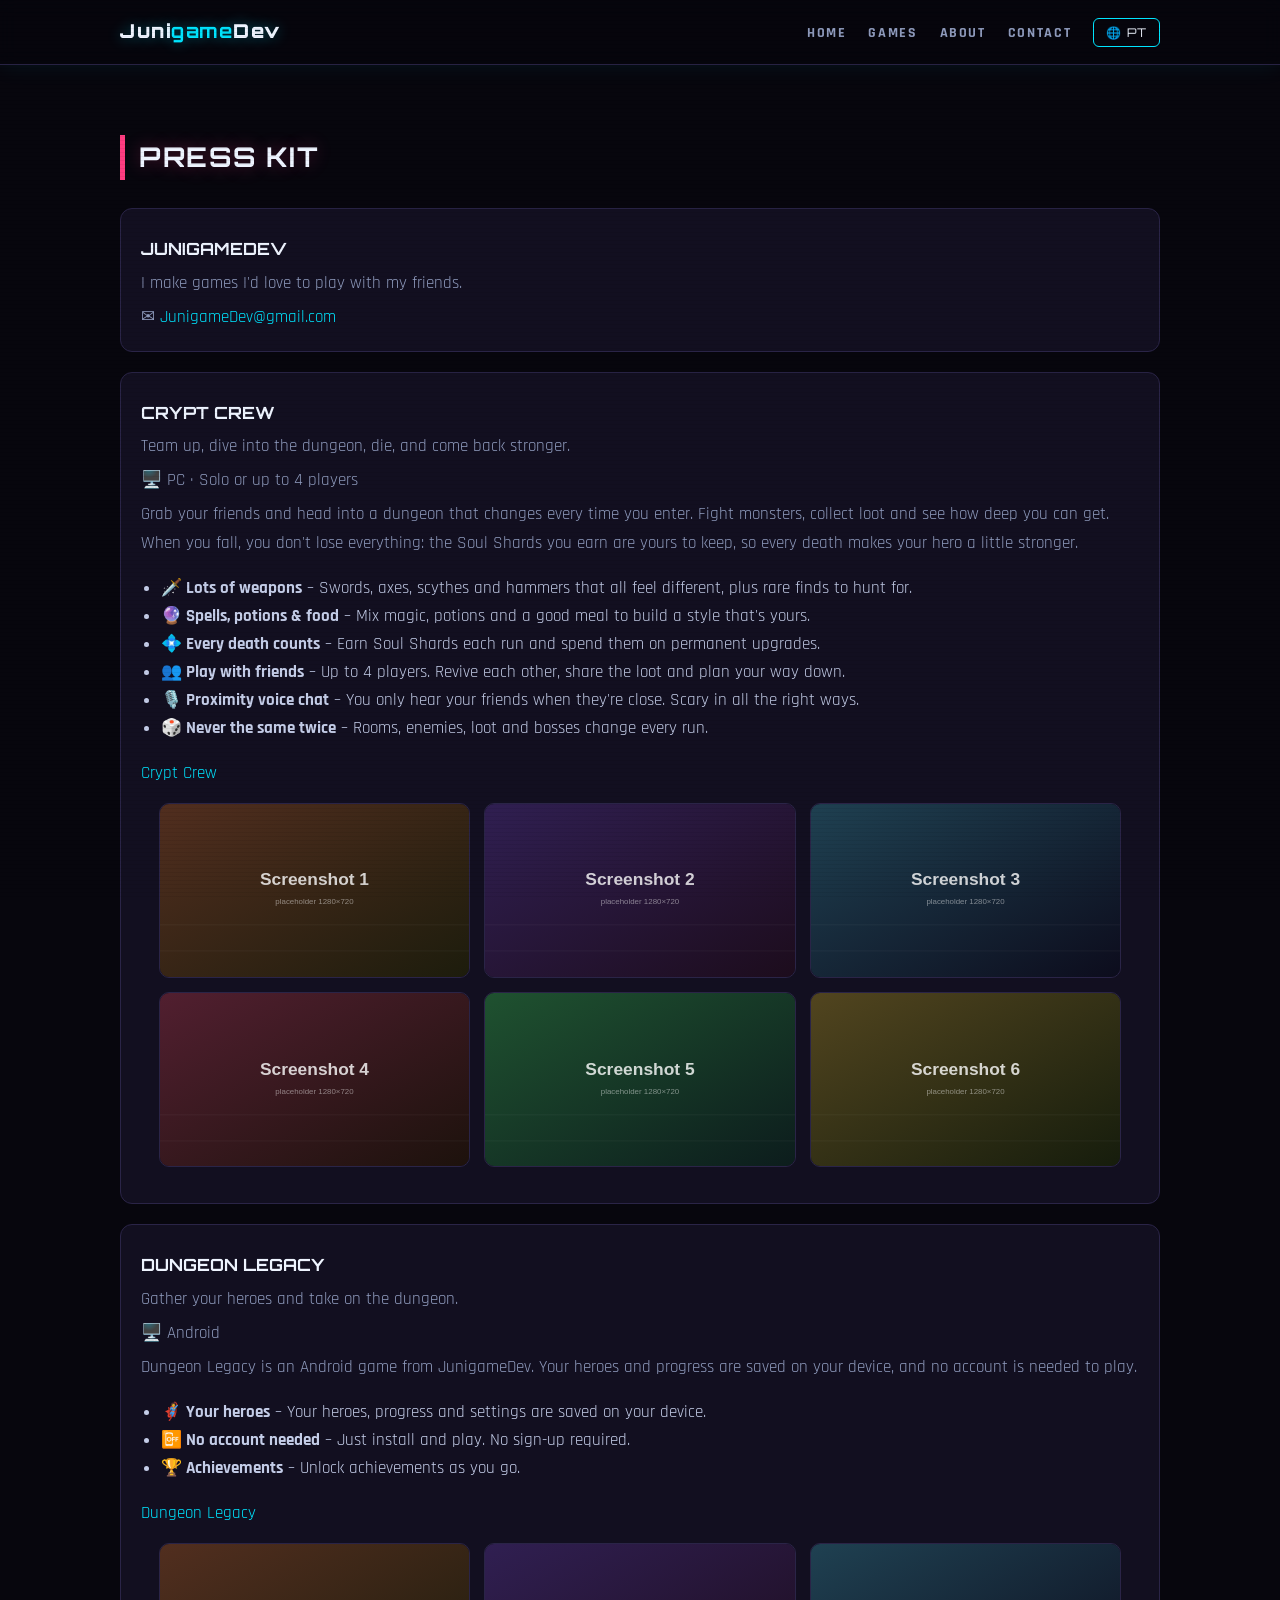
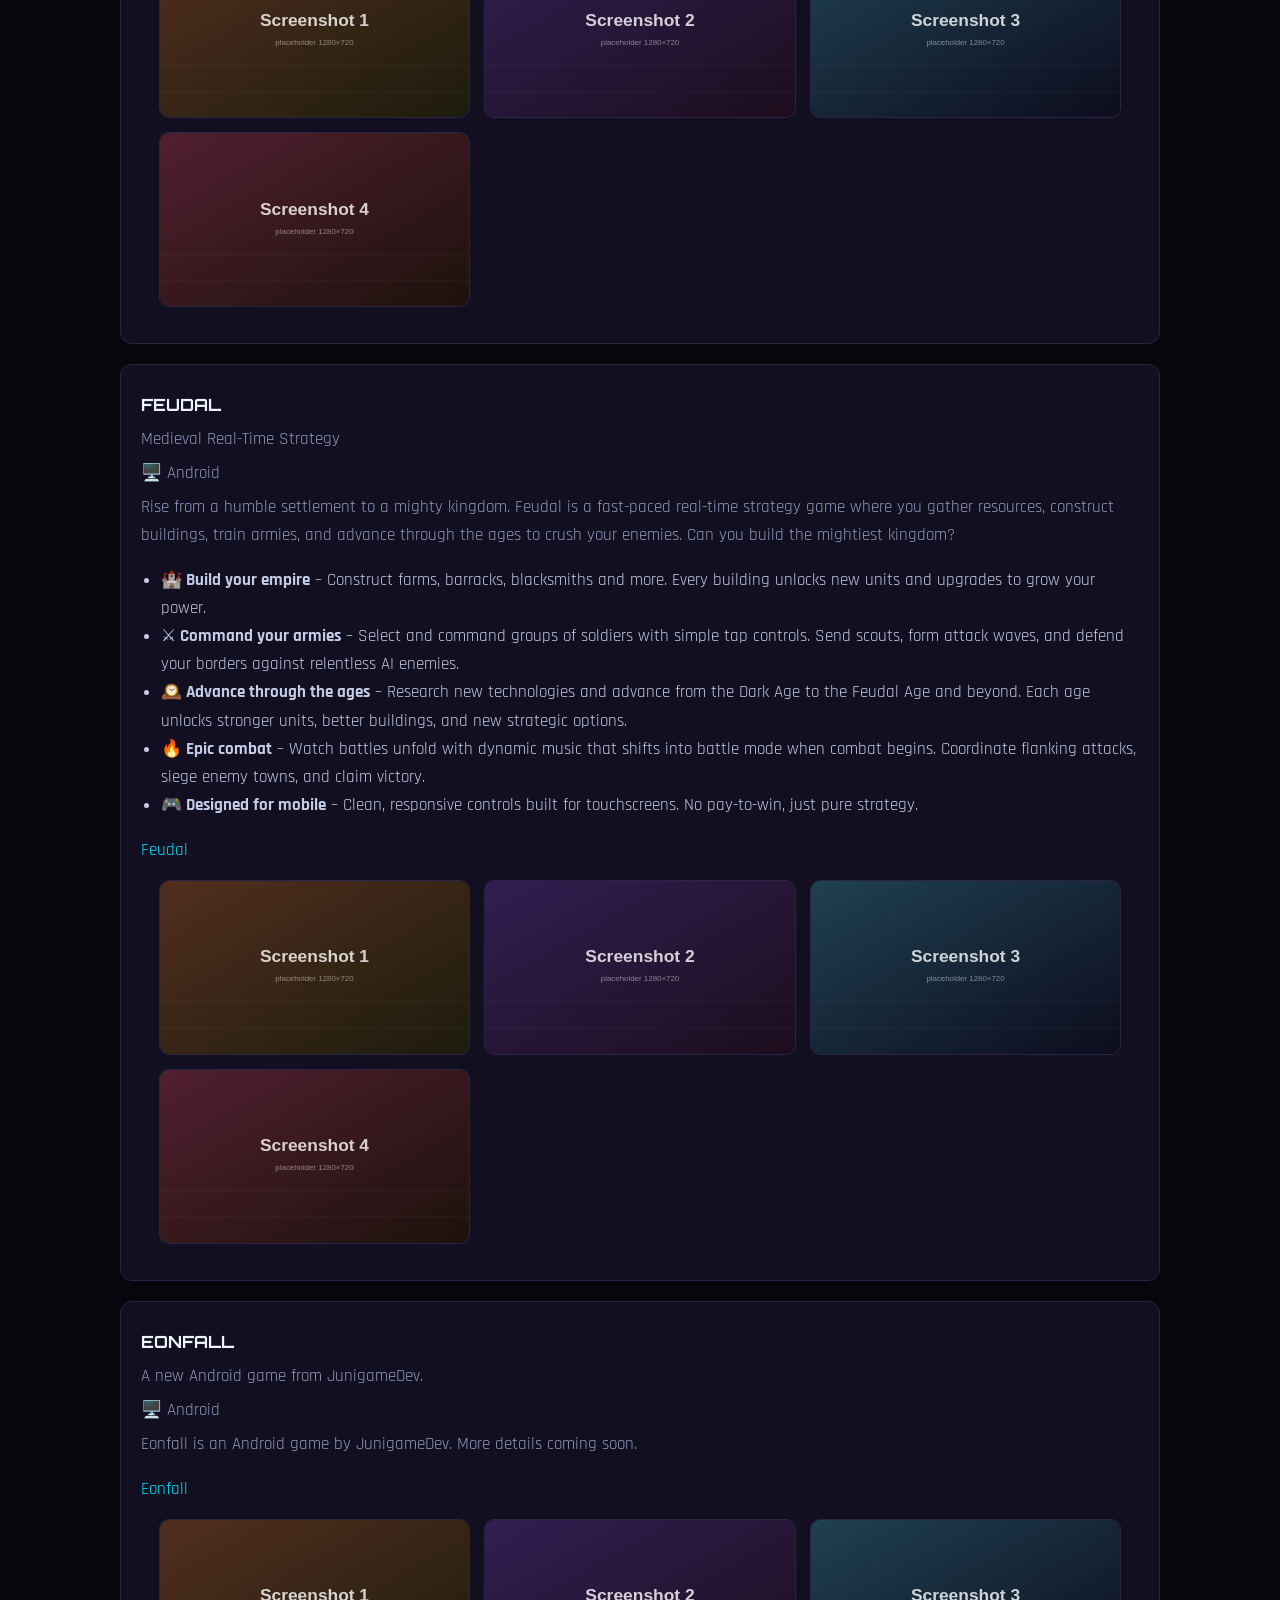
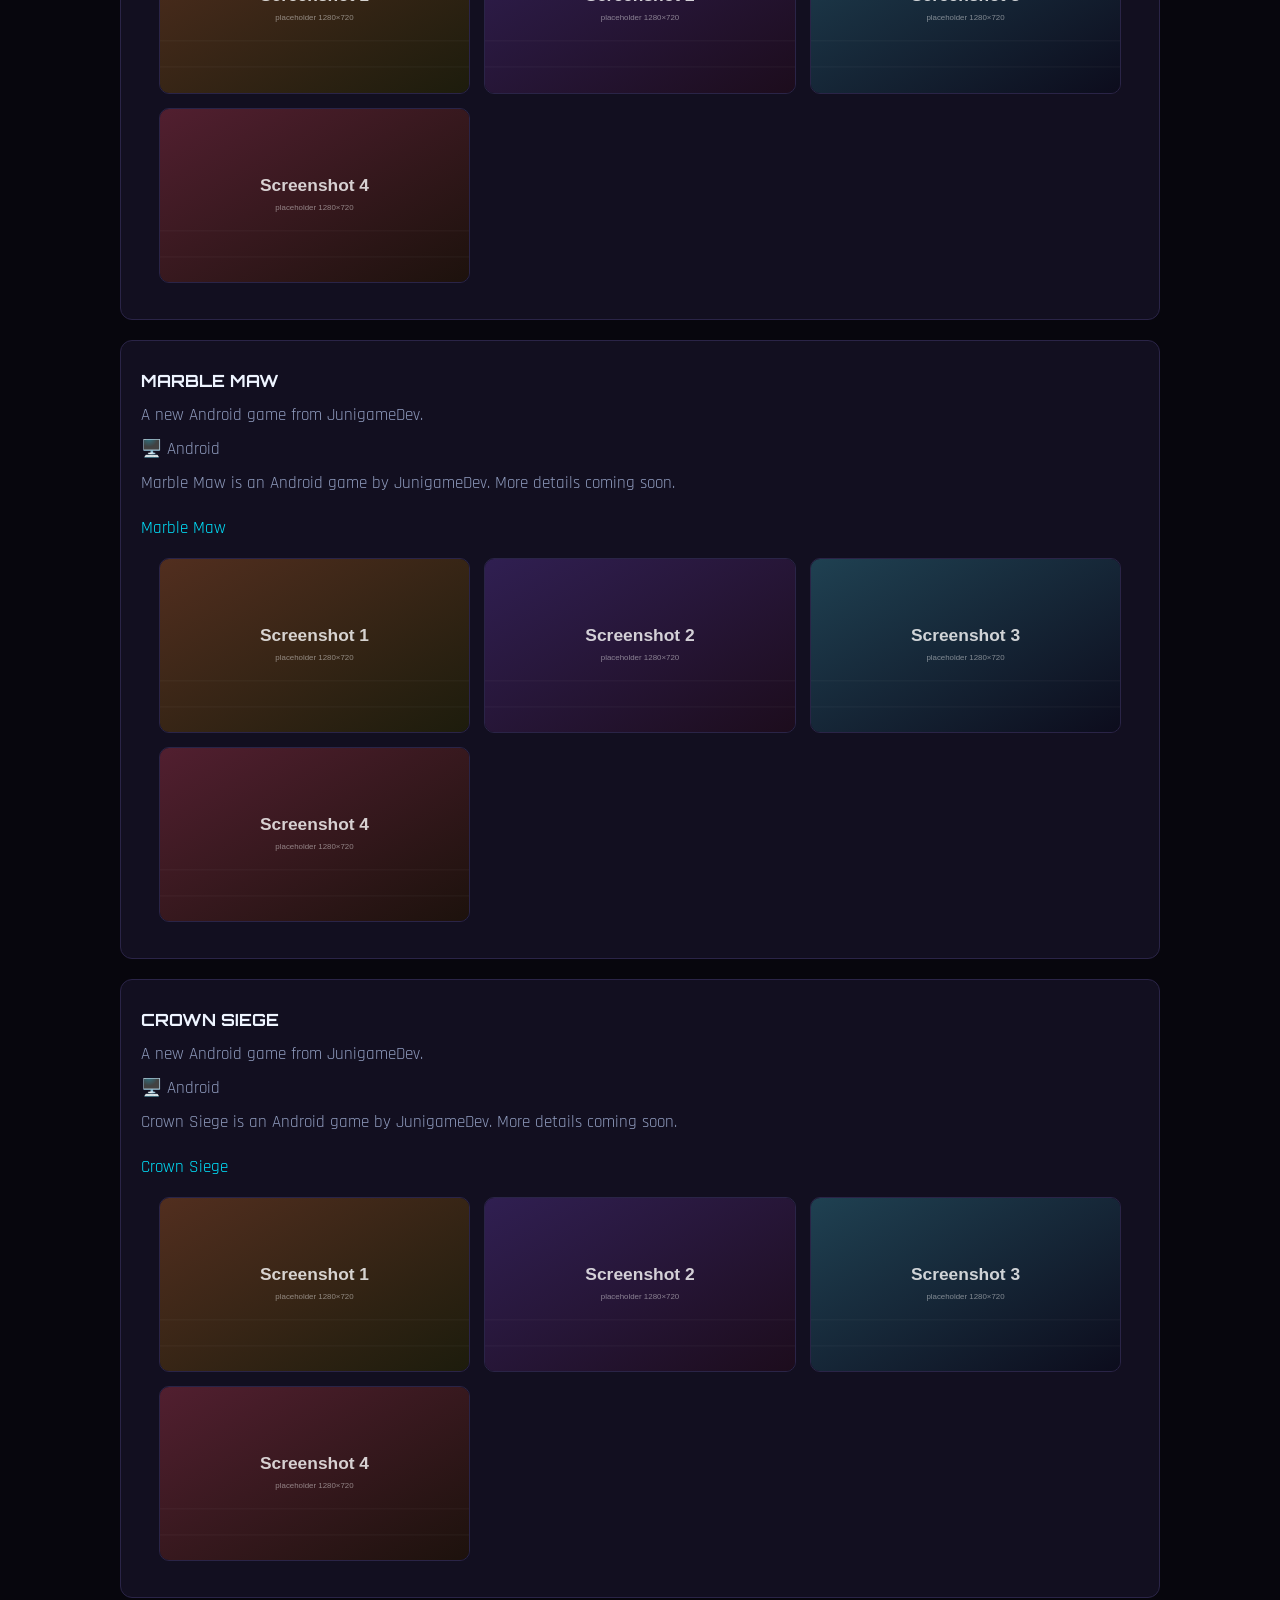
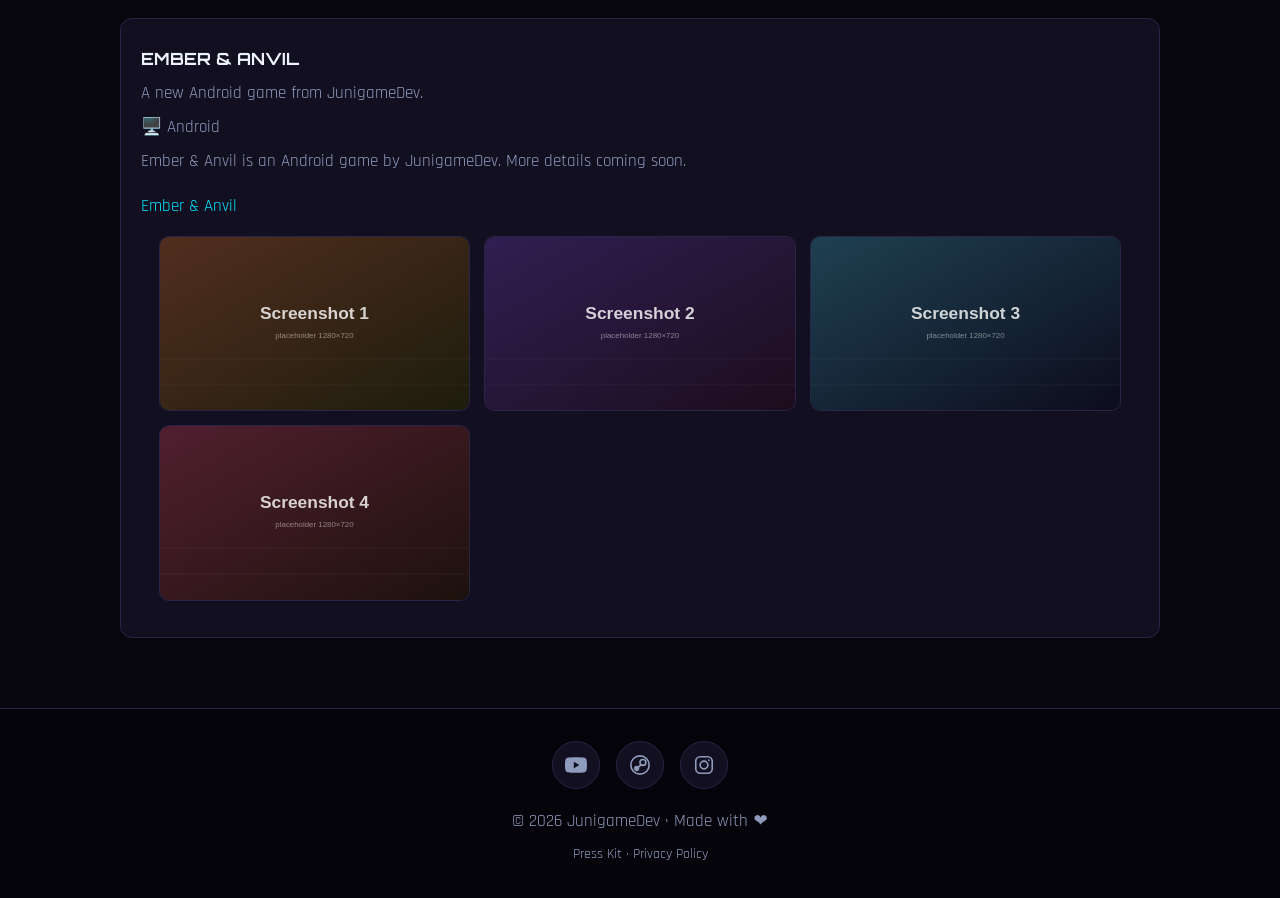
<file: press.html>
<!DOCTYPE html>
<html lang="en"><head><meta charset="utf-8">
<title>Press Kit | JunigameDev</title>
<meta name="viewport" content="width=device-width, initial-scale=1">
<meta name="description" content="Press kit for JunigameDev: descriptions, facts, screenshots and contact.">
<link rel="canonical" href="https://YOUR-SITE.netlify.app/press">
<link rel="icon" href="favicon.svg" type="image/svg+xml"><meta name="theme-color" content="#07060d">
<meta property="og:type" content="website"><meta property="og:site_name" content="JunigameDev"><meta property="og:title" content="Press Kit | JunigameDev"><meta property="og:description" content="Press kit for JunigameDev: descriptions, facts, screenshots and contact."><meta property="og:url" content="https://YOUR-SITE.netlify.app/press"><meta property="og:image" content="https://YOUR-SITE.netlify.app/og-image.png">
<meta name="twitter:card" content="summary_large_image"><meta name="twitter:title" content="Press Kit | JunigameDev"><meta name="twitter:description" content="Press kit for JunigameDev: descriptions, facts, screenshots and contact."><meta name="twitter:image" content="https://YOUR-SITE.netlify.app/og-image.png">
<link rel="preconnect" href="https://fonts.googleapis.com"><link href="https://fonts.googleapis.com/css2?family=Orbitron:wght@500;700;900&family=Rajdhani:wght@500;600;700&display=swap" rel="stylesheet"><link rel="stylesheet" href="style.css">
<script type="application/ld+json">{}</script>
</head>
<body data-page="press" data-game="">
<form name="newsletter" netlify netlify-honeypot="bot-field" hidden><input type="email" name="email"><input name="bot-field"></form>
<header><div class="w"><a class="logo" href="index.html">Juni<b>game</b>Dev</a><nav></nav></div></header>
<main id="app"><h1>Press Kit</h1><p>JunigameDev@gmail.com</p></main>
<div id="lb" onclick="this.style.display='none'"><img id="lbi" alt=""></div>
<footer><div class="w"></div></footer>
<script src="config.js"></script>
<script src="translations.js"></script>
<script src="main.js"></script>
</body></html>
</file>
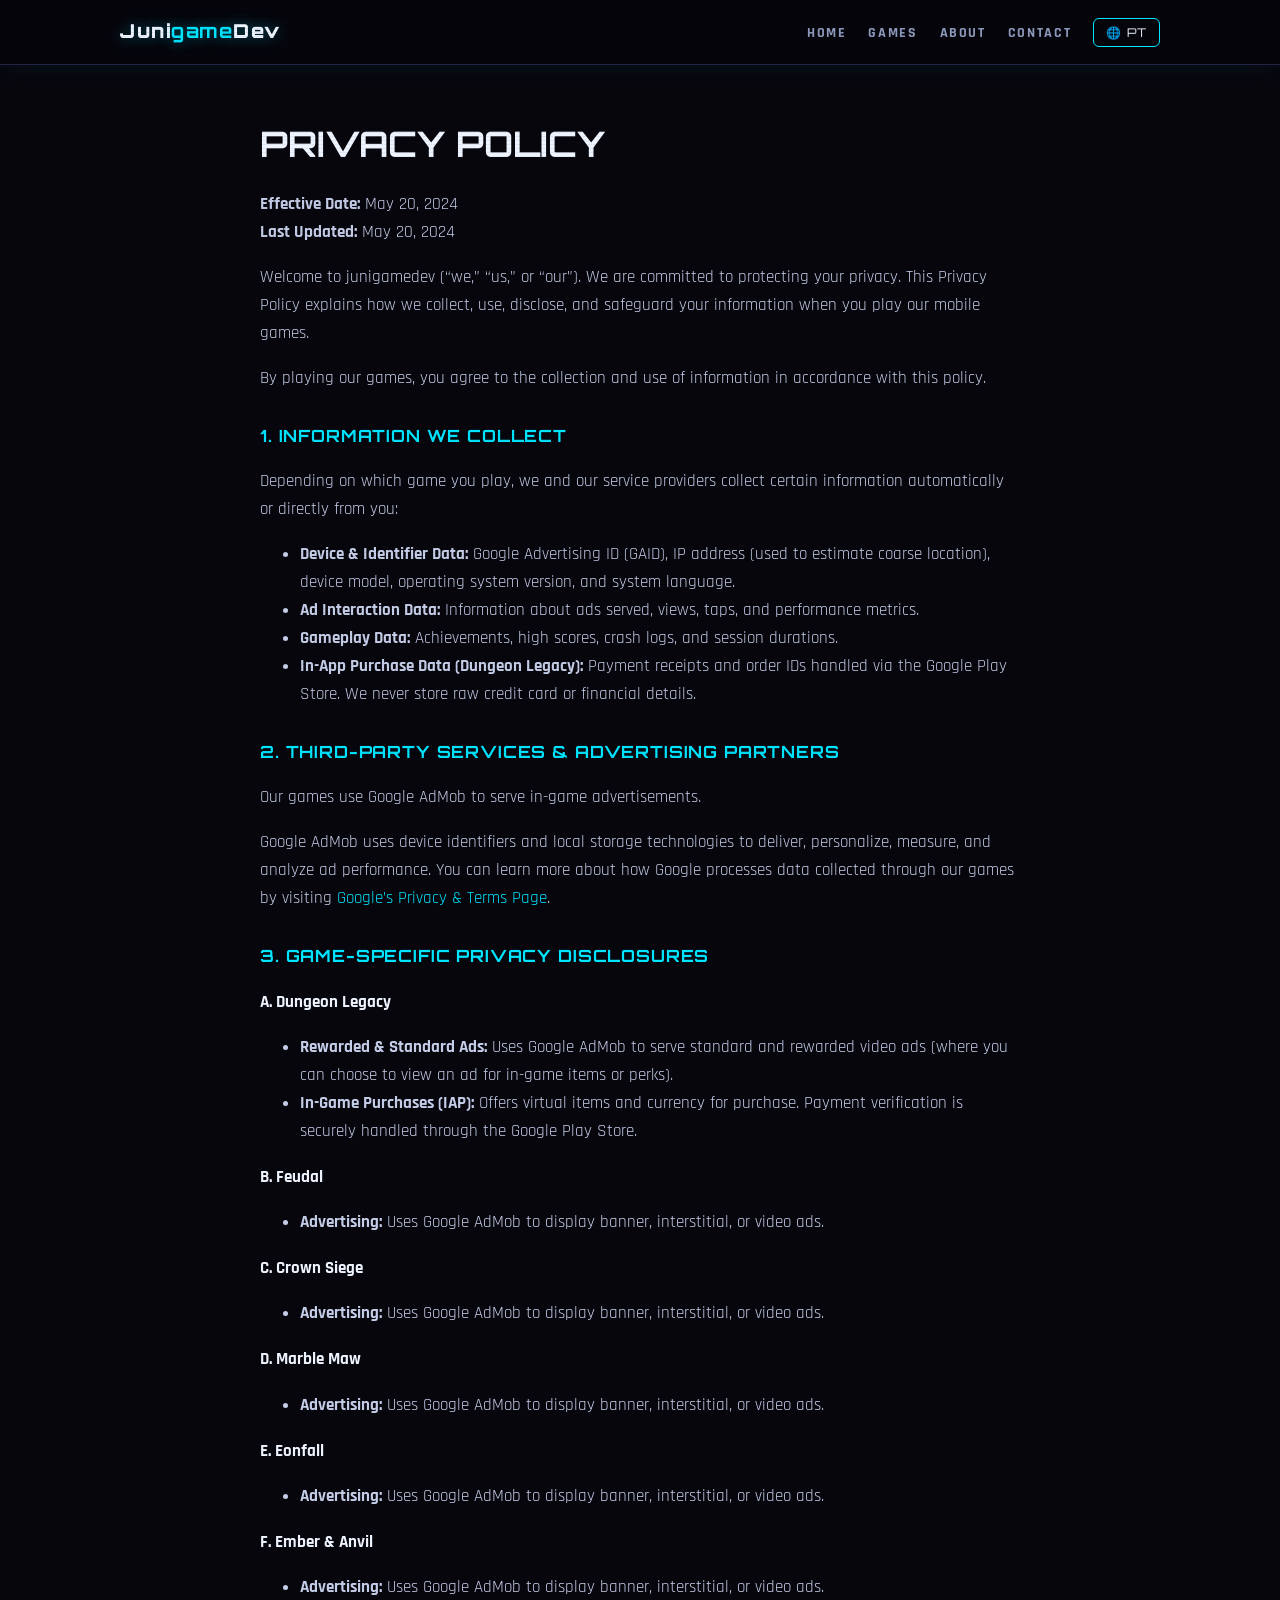
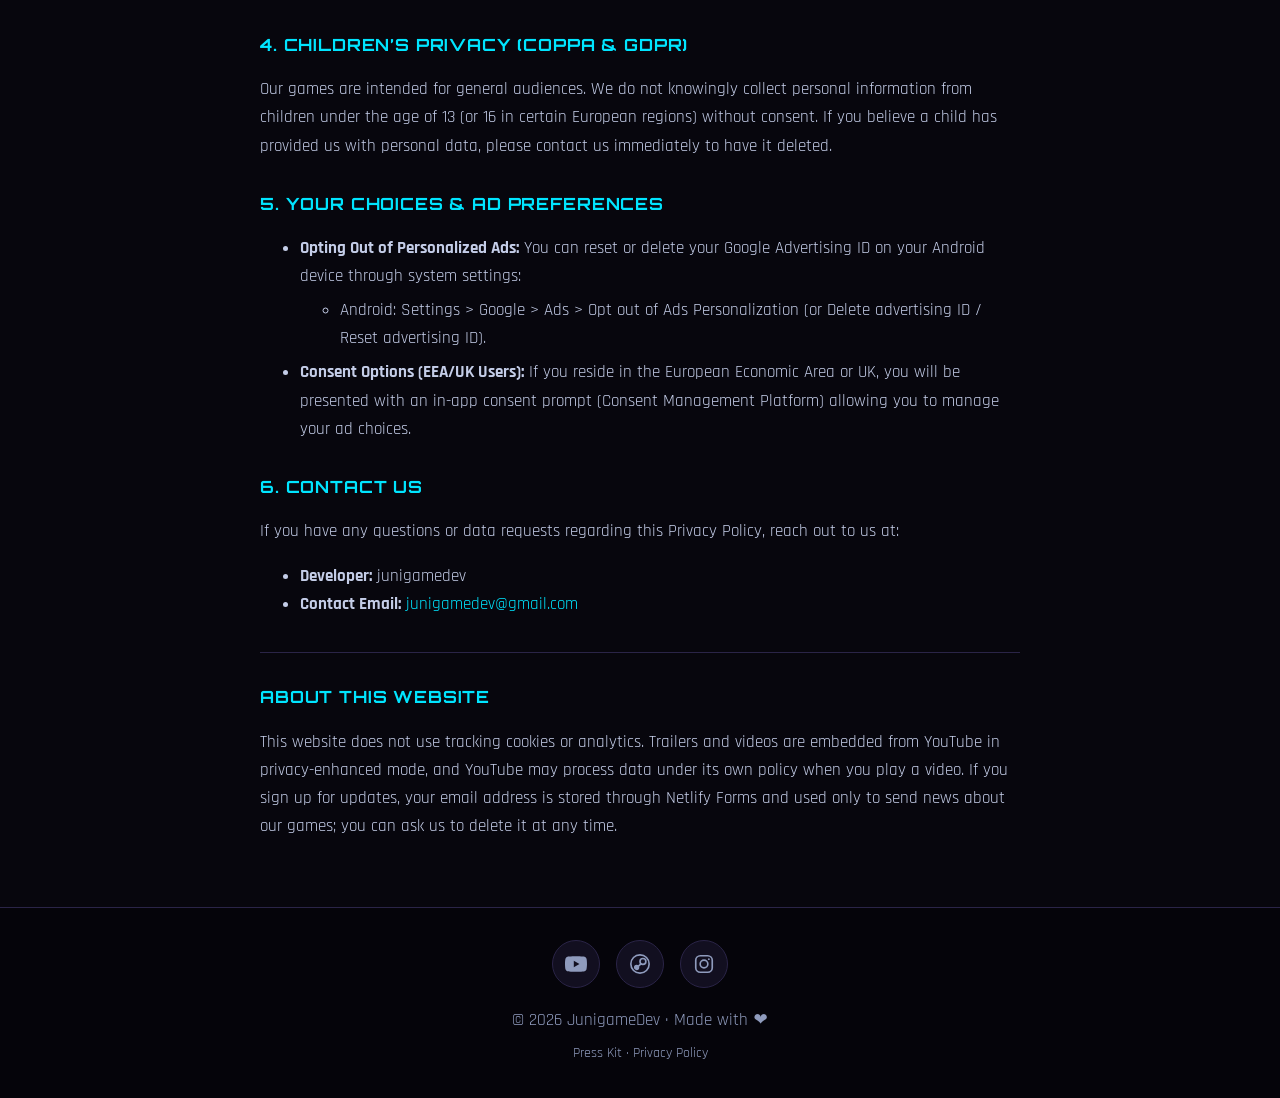
<file: privacy.html>
<!DOCTYPE html>
<html lang="en"><head><meta charset="utf-8">
<title>Privacy Policy | JunigameDev</title>
<meta name="viewport" content="width=device-width, initial-scale=1">
<meta name="description" content="Privacy Policy for JunigameDev games.">
<link rel="canonical" href="https://YOUR-SITE.netlify.app/privacy">
<link rel="icon" href="favicon.svg" type="image/svg+xml"><meta name="theme-color" content="#07060d">
<meta property="og:type" content="website"><meta property="og:site_name" content="JunigameDev"><meta property="og:title" content="Privacy Policy | JunigameDev"><meta property="og:description" content="Privacy Policy for JunigameDev games."><meta property="og:url" content="https://YOUR-SITE.netlify.app/privacy"><meta property="og:image" content="https://YOUR-SITE.netlify.app/og-image.png">
<meta name="twitter:card" content="summary_large_image"><meta name="twitter:title" content="Privacy Policy | JunigameDev"><meta name="twitter:description" content="Privacy Policy for JunigameDev games."><meta name="twitter:image" content="https://YOUR-SITE.netlify.app/og-image.png">
<link rel="preconnect" href="https://fonts.googleapis.com"><link href="https://fonts.googleapis.com/css2?family=Orbitron:wght@500;700;900&family=Rajdhani:wght@500;600;700&display=swap" rel="stylesheet"><link rel="stylesheet" href="style.css">
<script type="application/ld+json">{}</script>
</head>
<body data-page="privacy" data-game="">
<form name="newsletter" netlify netlify-honeypot="bot-field" hidden><input type="email" name="email"><input name="bot-field"></form>
<header><div class="w"><a class="logo" href="index.html">Juni<b>game</b>Dev</a><nav></nav></div></header>
<main id="app"><section class="policy"><div class="w">
<h1>Privacy Policy</h1>
<p><b>Effective Date:</b> May 20, 2024<br><b>Last Updated:</b> May 20, 2024</p>
<p>Welcome to junigamedev (&ldquo;we,&rdquo; &ldquo;us,&rdquo; or &ldquo;our&rdquo;). We are committed to protecting your privacy. This Privacy Policy explains how we collect, use, disclose, and safeguard your information when you play our mobile games.</p>
<p>By playing our games, you agree to the collection and use of information in accordance with this policy.</p>
<h3>1. Information We Collect</h3>
<p>Depending on which game you play, we and our service providers collect certain information automatically or directly from you:</p>
<ul>
<li><b>Device &amp; Identifier Data:</b> Google Advertising ID (GAID), IP address (used to estimate coarse location), device model, operating system version, and system language.</li>
<li><b>Ad Interaction Data:</b> Information about ads served, views, taps, and performance metrics.</li>
<li><b>Gameplay Data:</b> Achievements, high scores, crash logs, and session durations.</li>
<li><b>In-App Purchase Data (Dungeon Legacy):</b> Payment receipts and order IDs handled via the Google Play Store. We never store raw credit card or financial details.</li>
</ul>
<h3>2. Third-Party Services &amp; Advertising Partners</h3>
<p>Our games use Google AdMob to serve in-game advertisements.</p>
<p>Google AdMob uses device identifiers and local storage technologies to deliver, personalize, measure, and analyze ad performance. You can learn more about how Google processes data collected through our games by visiting <a href="https://policies.google.com/technologies/partner-sites" target="_blank" rel="noopener">Google&rsquo;s Privacy &amp; Terms Page</a>.</p>
<h3>3. Game-Specific Privacy Disclosures</h3>
<h4>A. Dungeon Legacy</h4>
<ul>
<li><b>Rewarded &amp; Standard Ads:</b> Uses Google AdMob to serve standard and rewarded video ads (where you can choose to view an ad for in-game items or perks).</li>
<li><b>In-Game Purchases (IAP):</b> Offers virtual items and currency for purchase. Payment verification is securely handled through the Google Play Store.</li>
</ul>
<h4>B. Feudal</h4>
<ul><li><b>Advertising:</b> Uses Google AdMob to display banner, interstitial, or video ads.</li></ul>
<h4>C. Crown Siege</h4><ul><li><b>Advertising:</b> Uses Google AdMob to display banner, interstitial, or video ads.</li></ul>
<h4>D. Marble Maw</h4><ul><li><b>Advertising:</b> Uses Google AdMob to display banner, interstitial, or video ads.</li></ul>
<h4>E. Eonfall</h4><ul><li><b>Advertising:</b> Uses Google AdMob to display banner, interstitial, or video ads.</li></ul>
<h4>F. Ember &amp; Anvil</h4><ul><li><b>Advertising:</b> Uses Google AdMob to display banner, interstitial, or video ads.</li></ul>
<h3>4. Children&rsquo;s Privacy (COPPA &amp; GDPR)</h3>
<p>Our games are intended for general audiences. We do not knowingly collect personal information from children under the age of 13 (or 16 in certain European regions) without consent. If you believe a child has provided us with personal data, please contact us immediately to have it deleted.</p>
<h3>5. Your Choices &amp; Ad Preferences</h3>
<ul>
<li><b>Opting Out of Personalized Ads:</b> You can reset or delete your Google Advertising ID on your Android device through system settings:
<ul><li>Android: Settings &gt; Google &gt; Ads &gt; Opt out of Ads Personalization (or Delete advertising ID / Reset advertising ID).</li></ul></li>
<li><b>Consent Options (EEA/UK Users):</b> If you reside in the European Economic Area or UK, you will be presented with an in-app consent prompt (Consent Management Platform) allowing you to manage your ad choices.</li>
</ul>
<h3>6. Contact Us</h3>
<p>If you have any questions or data requests regarding this Privacy Policy, reach out to us at:</p>
<ul><li><b>Developer:</b> junigamedev</li><li><b>Contact Email:</b> <a href="mailto:junigamedev@gmail.com">junigamedev@gmail.com</a></li></ul>
<hr>
<h3>About this website</h3>
<p>This website does not use tracking cookies or analytics. Trailers and videos are embedded from YouTube in privacy-enhanced mode, and YouTube may process data under its own policy when you play a video. If you sign up for updates, your email address is stored through Netlify Forms and used only to send news about our games; you can ask us to delete it at any time.</p>
</div></section></main>
<div id="lb" onclick="this.style.display='none'"><img id="lbi" alt=""></div>
<footer><div class="w"></div></footer>
<script src="config.js"></script>
<script src="translations.js"></script>
<script src="main.js"></script>
</body></html>
</file>
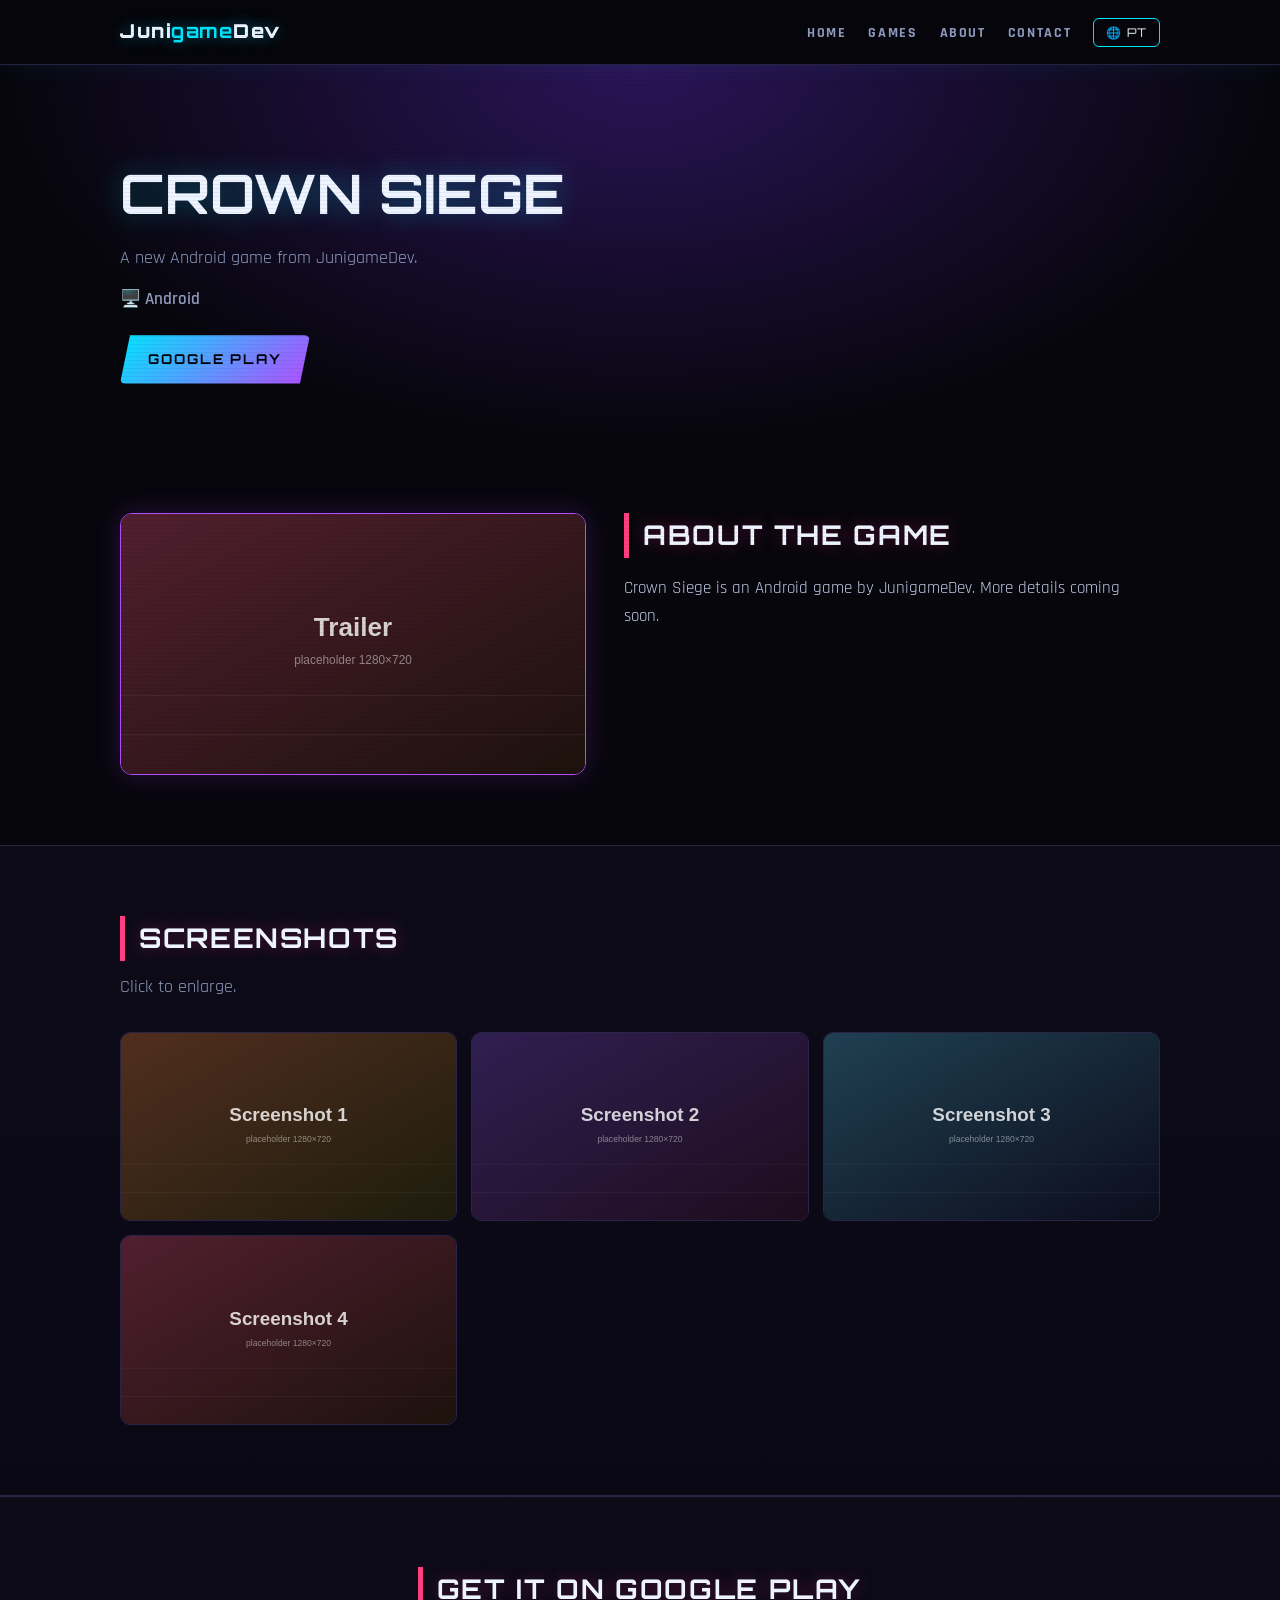
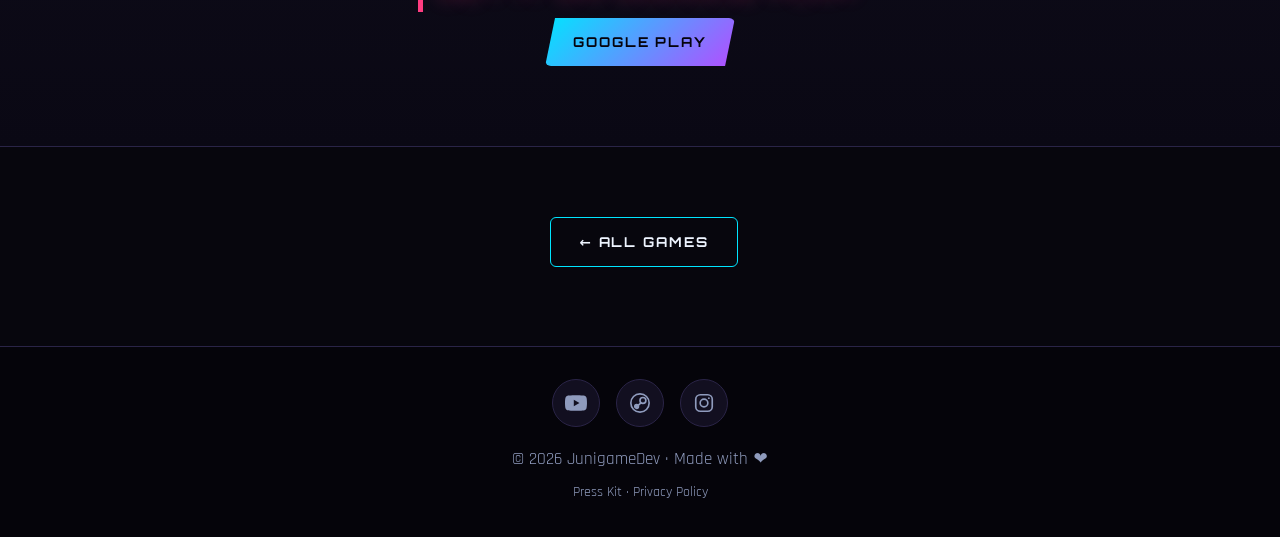
<file: games/crown-siege.html>
<!DOCTYPE html>
<html lang="en"><head><meta charset="utf-8">
<title>Crown Siege – Android game | JunigameDev</title>
<meta name="viewport" content="width=device-width, initial-scale=1">
<base href="../">
<meta name="description" content="Crown Siege is an Android game by JunigameDev. More details coming…">
<link rel="canonical" href="https://YOUR-SITE.netlify.app/games/crown-siege">
<link rel="icon" href="favicon.svg" type="image/svg+xml"><meta name="theme-color" content="#07060d">
<meta property="og:type" content="website"><meta property="og:site_name" content="JunigameDev"><meta property="og:title" content="Crown Siege – Android game | JunigameDev"><meta property="og:description" content="Crown Siege is an Android game by JunigameDev. More details coming…"><meta property="og:url" content="https://YOUR-SITE.netlify.app/games/crown-siege"><meta property="og:image" content="https://YOUR-SITE.netlify.app/og-image.png">
<meta name="twitter:card" content="summary_large_image"><meta name="twitter:title" content="Crown Siege – Android game | JunigameDev"><meta name="twitter:description" content="Crown Siege is an Android game by JunigameDev. More details coming…"><meta name="twitter:image" content="https://YOUR-SITE.netlify.app/og-image.png">
<link rel="preconnect" href="https://fonts.googleapis.com"><link href="https://fonts.googleapis.com/css2?family=Orbitron:wght@500;700;900&family=Rajdhani:wght@500;600;700&display=swap" rel="stylesheet"><link rel="stylesheet" href="style.css">
<script type="application/ld+json">{"@context":"https://schema.org","@type":"VideoGame","name":"Crown Siege","description":"Crown Siege is an Android game by JunigameDev. More details coming soon.","url":"https://YOUR-SITE.netlify.app/games/crown-siege","image":"https://YOUR-SITE.netlify.app/og-image.png","genre":[],"gamePlatform":"Android","applicationCategory":"Game","author":{"@type":"Organization","name":"JunigameDev","url":"https://YOUR-SITE.netlify.app"}}</script>
</head>
<body data-page="game" data-game="crownsiege">
<form name="newsletter" netlify netlify-honeypot="bot-field" hidden><input type="email" name="email"><input name="bot-field"></form>
<header><div class="w"><a class="logo" href="index.html">Juni<b>game</b>Dev</a><nav></nav></div></header>
<main id="app"><h1>Crown Siege</h1><p>A new Android game from JunigameDev.</p><p>Crown Siege is an Android game by JunigameDev. More details coming soon.</p><ul></ul></main>
<div id="lb" onclick="this.style.display='none'"><img id="lbi" alt=""></div>
<footer><div class="w"></div></footer>
<script src="config.js"></script>
<script src="translations.js"></script>
<script src="main.js"></script>
</body></html>
</file>
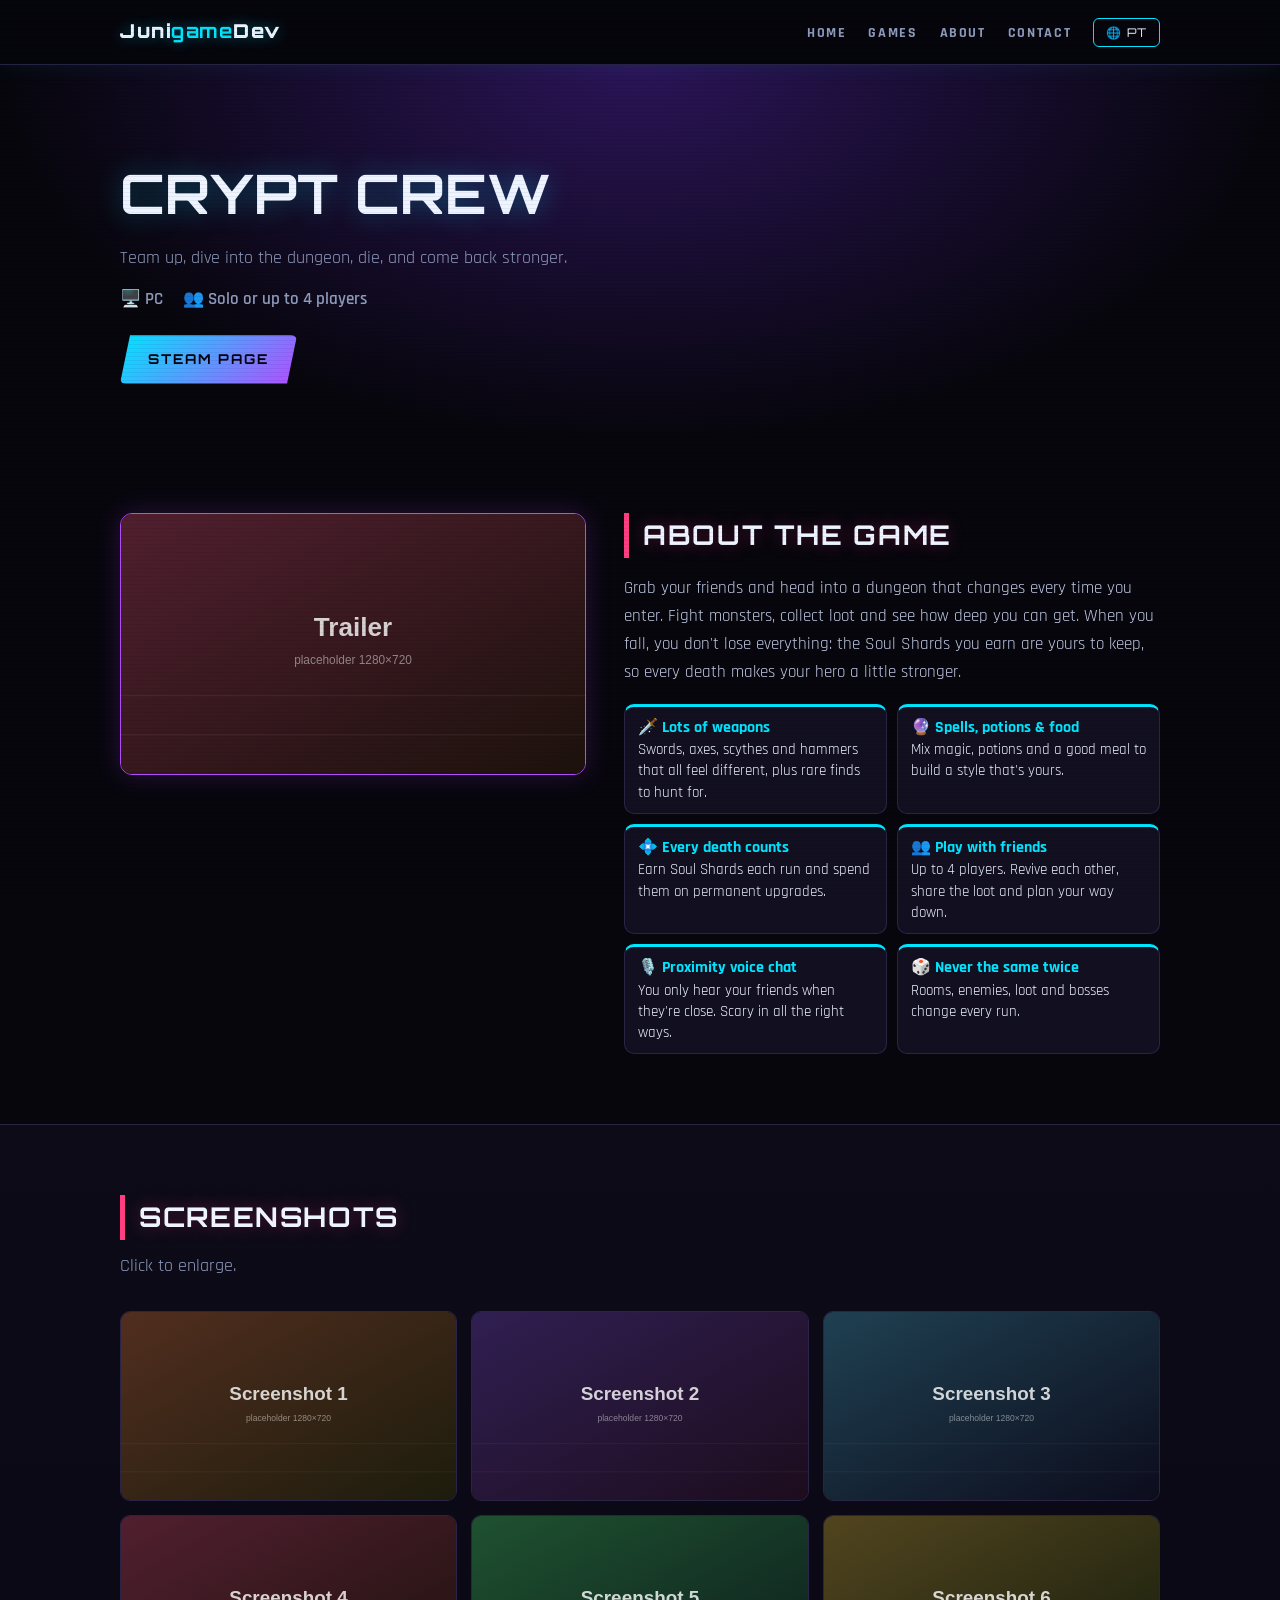
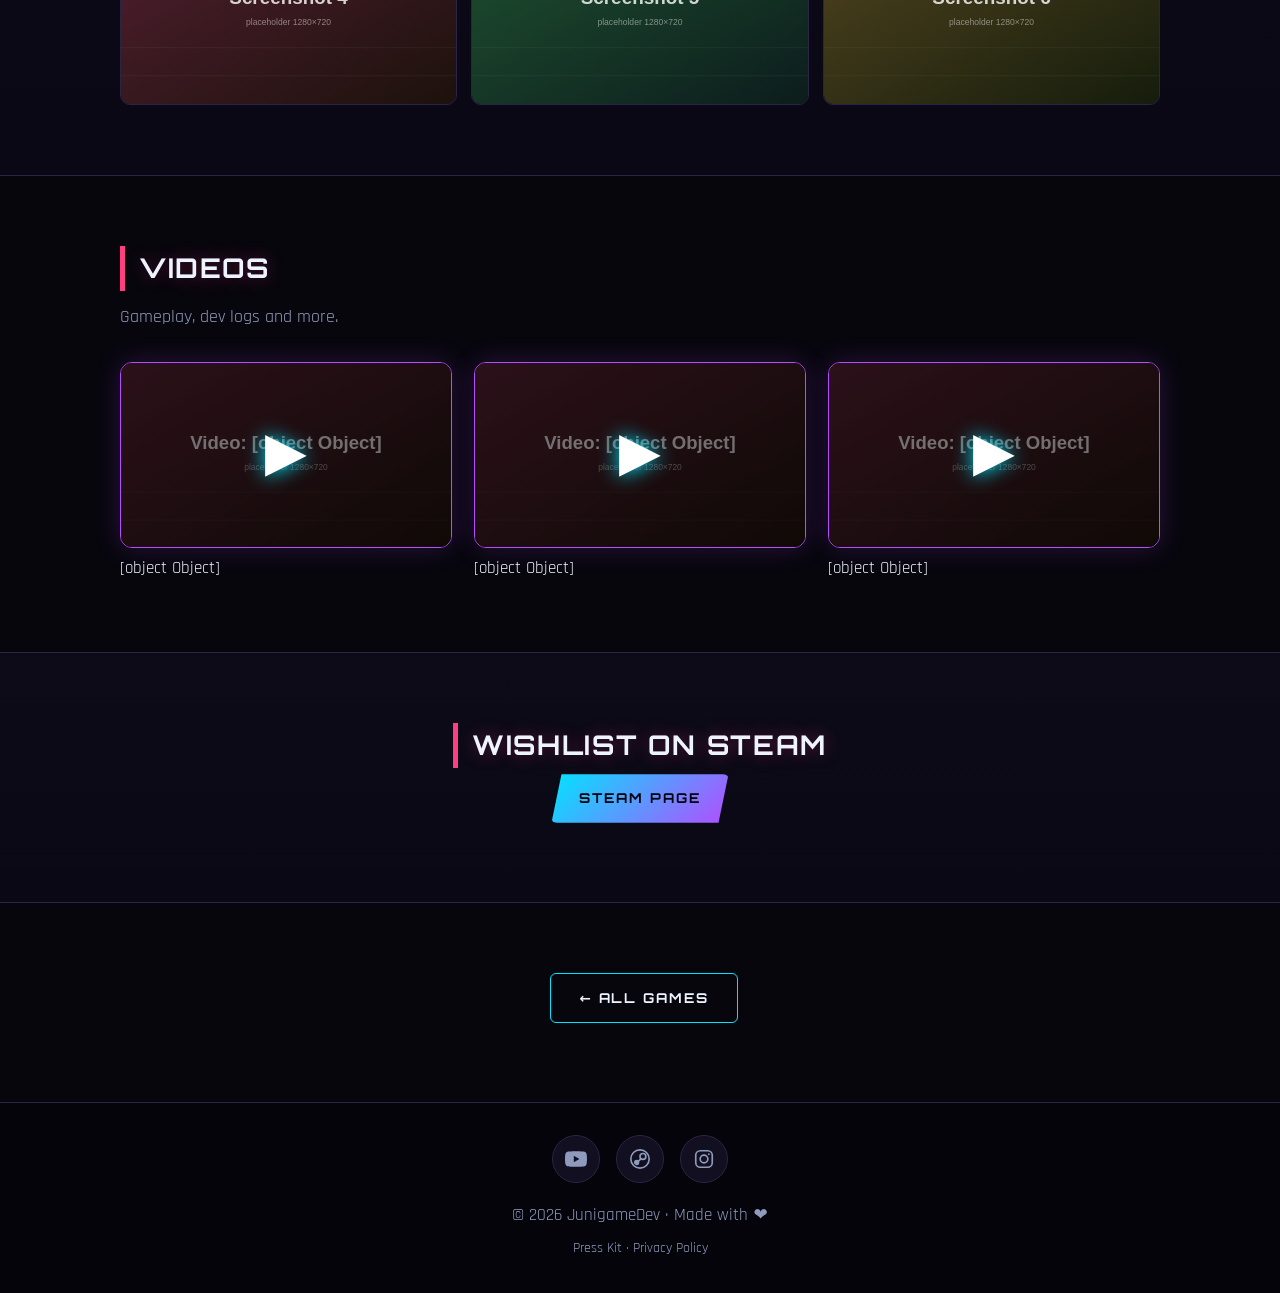
<file: games/crypt-crew.html>
<!DOCTYPE html>
<html lang="en"><head><meta charset="utf-8">
<title>Crypt Crew – PC game | JunigameDev</title>
<meta name="viewport" content="width=device-width, initial-scale=1">
<base href="../">
<meta name="description" content="Grab your friends and head into a dungeon that changes every time you enter. Fight monsters, collect loot and see how deep you can get. When you fall, you…">
<link rel="canonical" href="https://YOUR-SITE.netlify.app/games/crypt-crew">
<link rel="icon" href="favicon.svg" type="image/svg+xml"><meta name="theme-color" content="#07060d">
<meta property="og:type" content="website"><meta property="og:site_name" content="JunigameDev"><meta property="og:title" content="Crypt Crew – PC game | JunigameDev"><meta property="og:description" content="Grab your friends and head into a dungeon that changes every time you enter. Fight monsters, collect loot and see how deep you can get. When you fall, you…"><meta property="og:url" content="https://YOUR-SITE.netlify.app/games/crypt-crew"><meta property="og:image" content="https://YOUR-SITE.netlify.app/og-image.png">
<meta name="twitter:card" content="summary_large_image"><meta name="twitter:title" content="Crypt Crew – PC game | JunigameDev"><meta name="twitter:description" content="Grab your friends and head into a dungeon that changes every time you enter. Fight monsters, collect loot and see how deep you can get. When you fall, you…"><meta name="twitter:image" content="https://YOUR-SITE.netlify.app/og-image.png">
<link rel="preconnect" href="https://fonts.googleapis.com"><link href="https://fonts.googleapis.com/css2?family=Orbitron:wght@500;700;900&family=Rajdhani:wght@500;600;700&display=swap" rel="stylesheet"><link rel="stylesheet" href="style.css">
<script type="application/ld+json">{"@context":"https://schema.org","@type":"VideoGame","name":"Crypt Crew","description":"Grab your friends and head into a dungeon that changes every time you enter. Fight monsters, collect loot and see how deep you can get. When you fall, you don't lose everything: the Soul Shards you earn are yours to keep, so every death makes your hero a little stronger.","url":"https://YOUR-SITE.netlify.app/games/crypt-crew","image":"https://YOUR-SITE.netlify.app/og-image.png","genre":["Roguelike","Action","Co-op"],"gamePlatform":"PC","applicationCategory":"Game","author":{"@type":"Organization","name":"JunigameDev","url":"https://YOUR-SITE.netlify.app"}}</script>
</head>
<body data-page="game" data-game="cryptcrew">
<form name="newsletter" netlify netlify-honeypot="bot-field" hidden><input type="email" name="email"><input name="bot-field"></form>
<header><div class="w"><a class="logo" href="index.html">Juni<b>game</b>Dev</a><nav></nav></div></header>
<main id="app"><h1>Crypt Crew</h1><p>Team up, dive into the dungeon, die, and come back stronger.</p><p>Grab your friends and head into a dungeon that changes every time you enter. Fight monsters, collect loot and see how deep you can get. When you fall, you don't lose everything: the Soul Shards you earn are yours to keep, so every death makes your hero a little stronger.</p><ul><li>🗡️ Lots of weapons: Swords, axes, scythes and hammers that all feel different, plus rare finds to hunt for.</li><li>🔮 Spells, potions &amp; food: Mix magic, potions and a good meal to build a style that's yours.</li><li>💠 Every death counts: Earn Soul Shards each run and spend them on permanent upgrades.</li><li>👥 Play with friends: Up to 4 players. Revive each other, share the loot and plan your way down.</li><li>🎙️ Proximity voice chat: You only hear your friends when they're close. Scary in all the right ways.</li><li>🎲 Never the same twice: Rooms, enemies, loot and bosses change every run.</li></ul></main>
<div id="lb" onclick="this.style.display='none'"><img id="lbi" alt=""></div>
<footer><div class="w"></div></footer>
<script src="config.js"></script>
<script src="translations.js"></script>
<script src="main.js"></script>
</body></html>
</file>
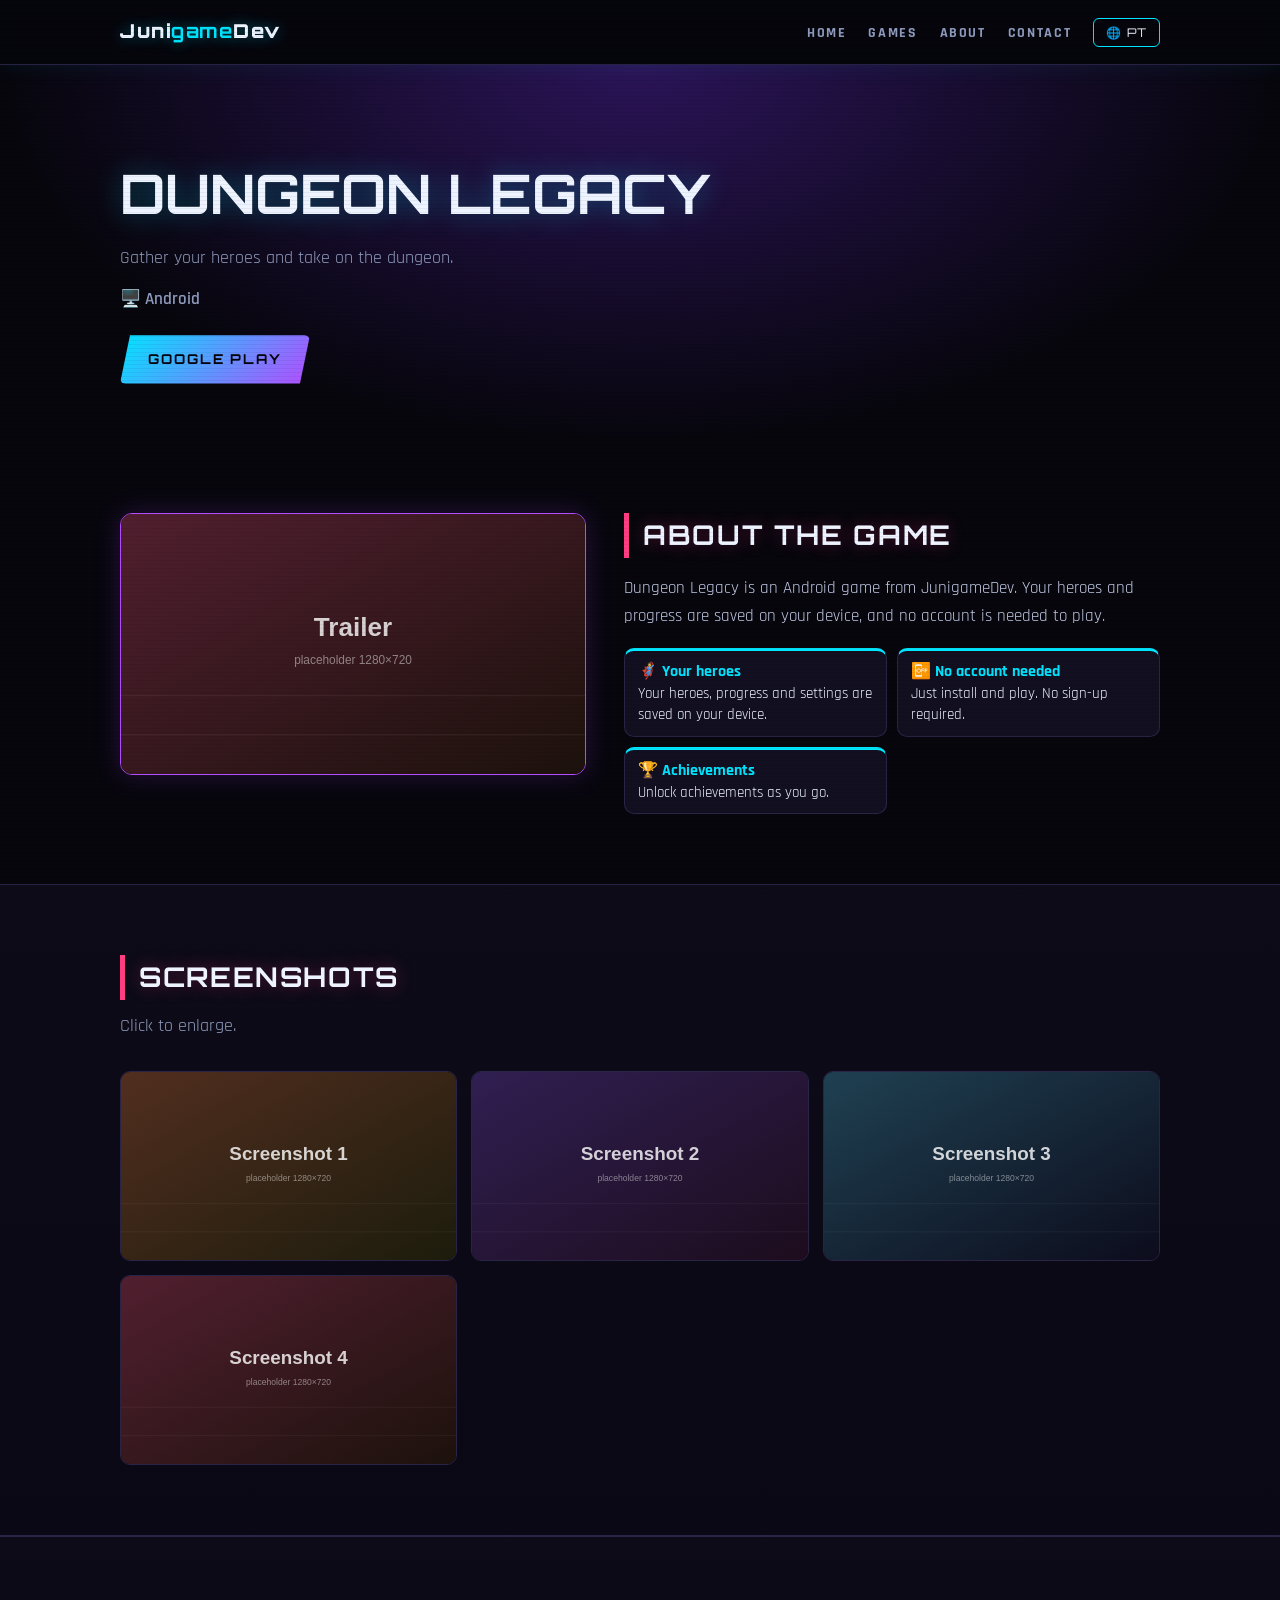
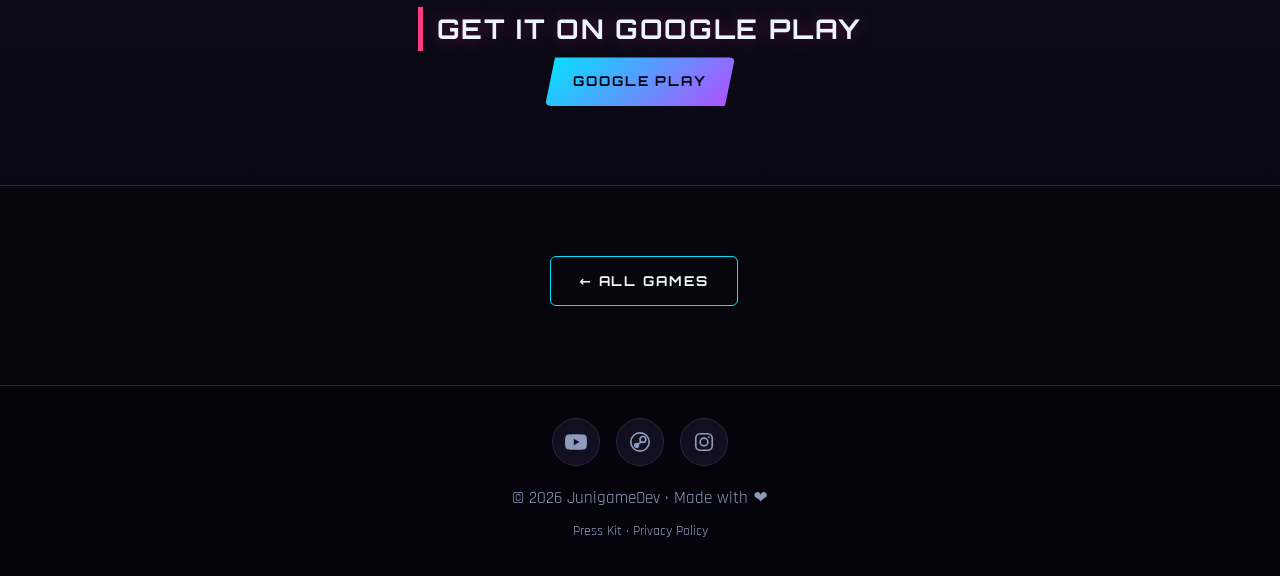
<file: games/dungeon-legacy.html>
<!DOCTYPE html>
<html lang="en"><head><meta charset="utf-8">
<title>Dungeon Legacy – Android game | JunigameDev</title>
<meta name="viewport" content="width=device-width, initial-scale=1">
<base href="../">
<meta name="description" content="Dungeon Legacy is an Android game from JunigameDev. Your heroes and progress are saved on your device, and no account is needed to…">
<link rel="canonical" href="https://YOUR-SITE.netlify.app/games/dungeon-legacy">
<link rel="icon" href="favicon.svg" type="image/svg+xml"><meta name="theme-color" content="#07060d">
<meta property="og:type" content="website"><meta property="og:site_name" content="JunigameDev"><meta property="og:title" content="Dungeon Legacy – Android game | JunigameDev"><meta property="og:description" content="Dungeon Legacy is an Android game from JunigameDev. Your heroes and progress are saved on your device, and no account is needed to…"><meta property="og:url" content="https://YOUR-SITE.netlify.app/games/dungeon-legacy"><meta property="og:image" content="https://YOUR-SITE.netlify.app/og-image.png">
<meta name="twitter:card" content="summary_large_image"><meta name="twitter:title" content="Dungeon Legacy – Android game | JunigameDev"><meta name="twitter:description" content="Dungeon Legacy is an Android game from JunigameDev. Your heroes and progress are saved on your device, and no account is needed to…"><meta name="twitter:image" content="https://YOUR-SITE.netlify.app/og-image.png">
<link rel="preconnect" href="https://fonts.googleapis.com"><link href="https://fonts.googleapis.com/css2?family=Orbitron:wght@500;700;900&family=Rajdhani:wght@500;600;700&display=swap" rel="stylesheet"><link rel="stylesheet" href="style.css">
<script type="application/ld+json">{"@context":"https://schema.org","@type":"VideoGame","name":"Dungeon Legacy","description":"Dungeon Legacy is an Android game from JunigameDev. Your heroes and progress are saved on your device, and no account is needed to play.","url":"https://YOUR-SITE.netlify.app/games/dungeon-legacy","image":"https://YOUR-SITE.netlify.app/og-image.png","genre":["Action","RPG"],"gamePlatform":"Android","applicationCategory":"Game","author":{"@type":"Organization","name":"JunigameDev","url":"https://YOUR-SITE.netlify.app"}}</script>
</head>
<body data-page="game" data-game="dungeonlegacy">
<form name="newsletter" netlify netlify-honeypot="bot-field" hidden><input type="email" name="email"><input name="bot-field"></form>
<header><div class="w"><a class="logo" href="index.html">Juni<b>game</b>Dev</a><nav></nav></div></header>
<main id="app"><h1>Dungeon Legacy</h1><p>Gather your heroes and take on the dungeon.</p><p>Dungeon Legacy is an Android game from JunigameDev. Your heroes and progress are saved on your device, and no account is needed to play.</p><ul><li>🦸 Your heroes: Your heroes, progress and settings are saved on your device.</li><li>📴 No account needed: Just install and play. No sign-up required.</li><li>🏆 Achievements: Unlock achievements as you go.</li></ul></main>
<div id="lb" onclick="this.style.display='none'"><img id="lbi" alt=""></div>
<footer><div class="w"></div></footer>
<script src="config.js"></script>
<script src="translations.js"></script>
<script src="main.js"></script>
</body></html>
</file>
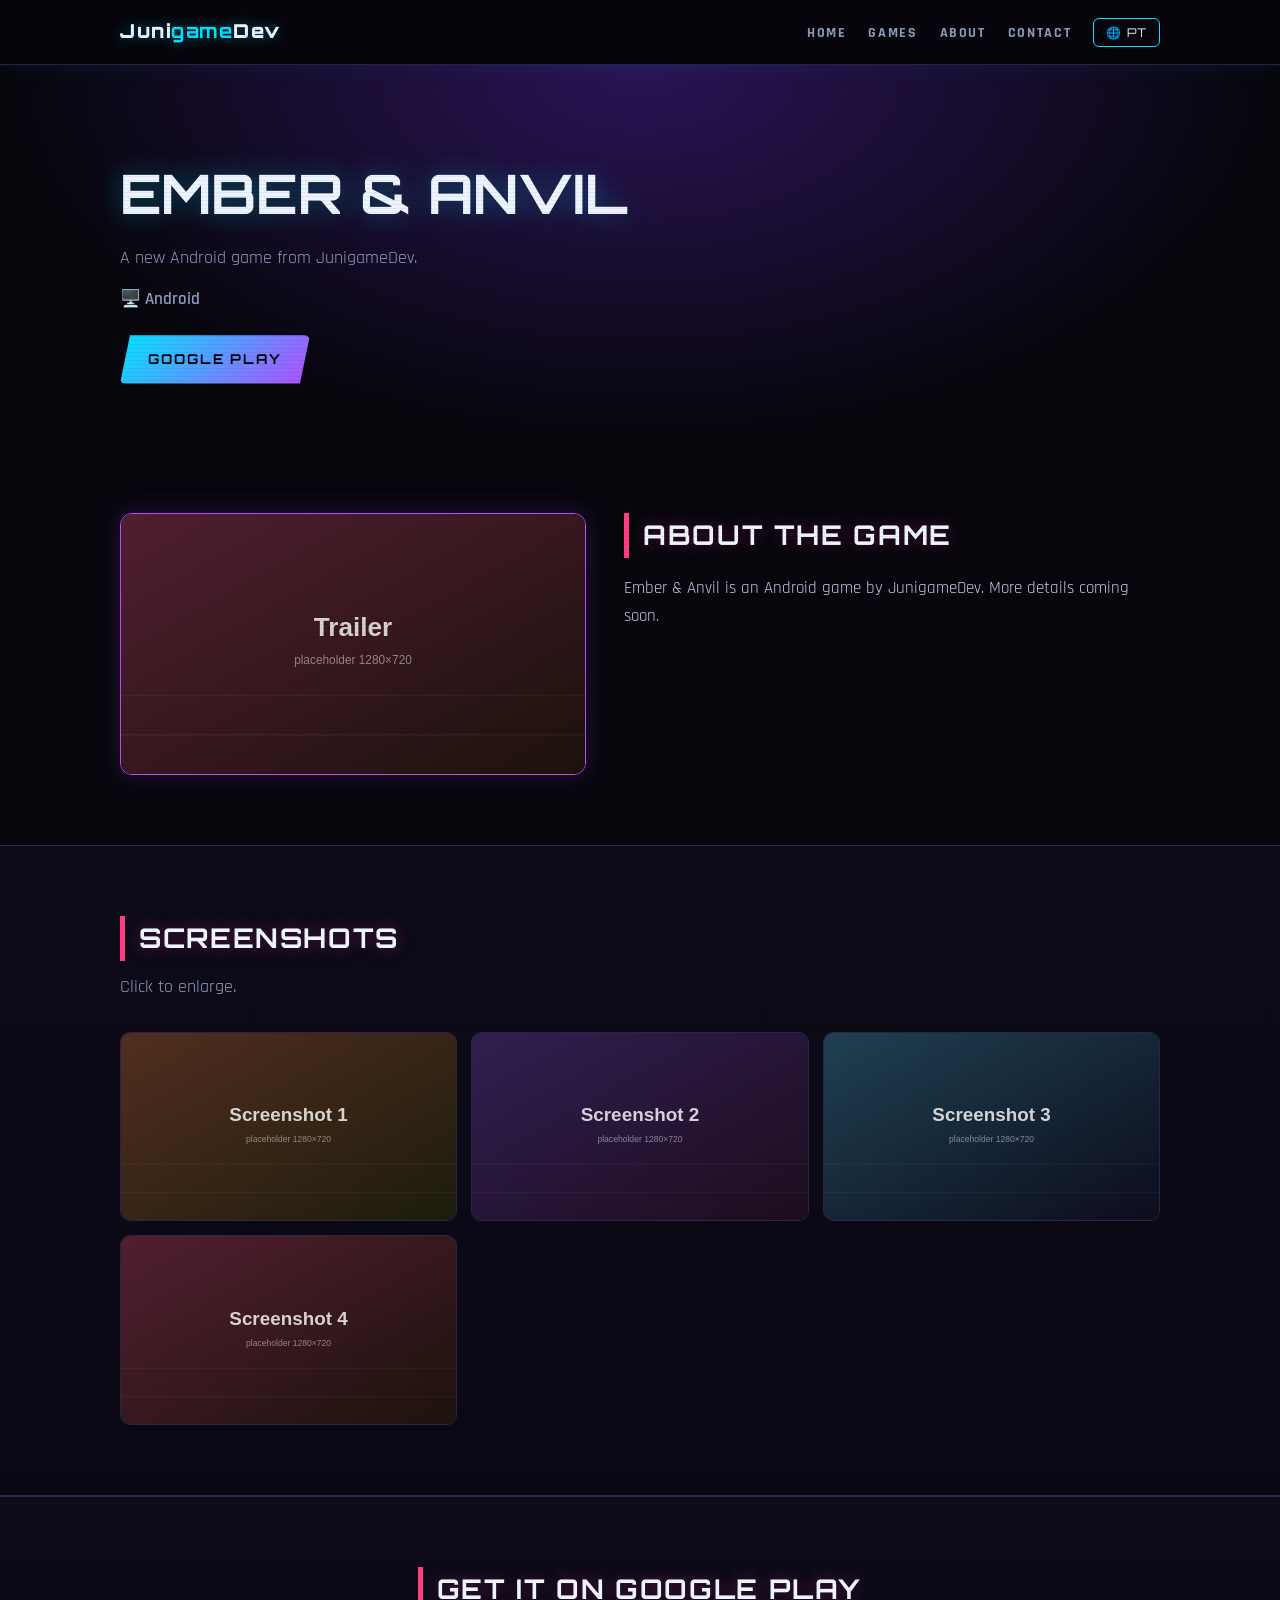
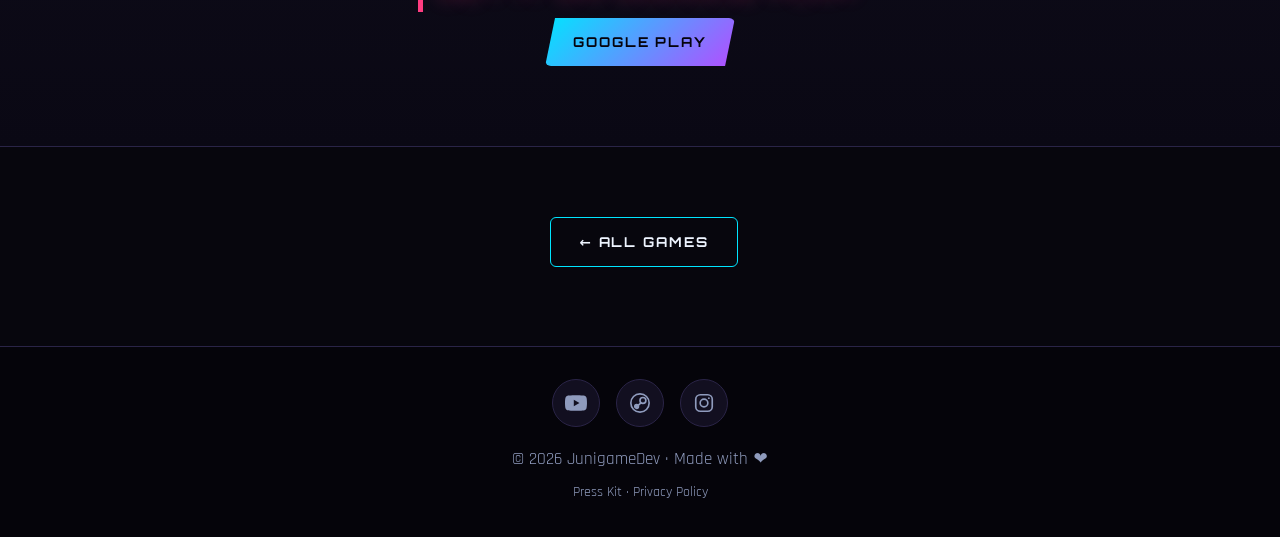
<file: games/ember-and-anvil.html>
<!DOCTYPE html>
<html lang="en"><head><meta charset="utf-8">
<title>Ember &amp; Anvil – Android game | JunigameDev</title>
<meta name="viewport" content="width=device-width, initial-scale=1">
<base href="../">
<meta name="description" content="Ember &amp; Anvil is an Android game by JunigameDev. More details coming…">
<link rel="canonical" href="https://YOUR-SITE.netlify.app/games/ember-and-anvil">
<link rel="icon" href="favicon.svg" type="image/svg+xml"><meta name="theme-color" content="#07060d">
<meta property="og:type" content="website"><meta property="og:site_name" content="JunigameDev"><meta property="og:title" content="Ember &amp; Anvil – Android game | JunigameDev"><meta property="og:description" content="Ember &amp; Anvil is an Android game by JunigameDev. More details coming…"><meta property="og:url" content="https://YOUR-SITE.netlify.app/games/ember-and-anvil"><meta property="og:image" content="https://YOUR-SITE.netlify.app/og-image.png">
<meta name="twitter:card" content="summary_large_image"><meta name="twitter:title" content="Ember &amp; Anvil – Android game | JunigameDev"><meta name="twitter:description" content="Ember &amp; Anvil is an Android game by JunigameDev. More details coming…"><meta name="twitter:image" content="https://YOUR-SITE.netlify.app/og-image.png">
<link rel="preconnect" href="https://fonts.googleapis.com"><link href="https://fonts.googleapis.com/css2?family=Orbitron:wght@500;700;900&family=Rajdhani:wght@500;600;700&display=swap" rel="stylesheet"><link rel="stylesheet" href="style.css">
<script type="application/ld+json">{"@context":"https://schema.org","@type":"VideoGame","name":"Ember & Anvil","description":"Ember & Anvil is an Android game by JunigameDev. More details coming soon.","url":"https://YOUR-SITE.netlify.app/games/ember-and-anvil","image":"https://YOUR-SITE.netlify.app/og-image.png","genre":[],"gamePlatform":"Android","applicationCategory":"Game","author":{"@type":"Organization","name":"JunigameDev","url":"https://YOUR-SITE.netlify.app"}}</script>
</head>
<body data-page="game" data-game="emberandanvil">
<form name="newsletter" netlify netlify-honeypot="bot-field" hidden><input type="email" name="email"><input name="bot-field"></form>
<header><div class="w"><a class="logo" href="index.html">Juni<b>game</b>Dev</a><nav></nav></div></header>
<main id="app"><h1>Ember &amp; Anvil</h1><p>A new Android game from JunigameDev.</p><p>Ember &amp; Anvil is an Android game by JunigameDev. More details coming soon.</p><ul></ul></main>
<div id="lb" onclick="this.style.display='none'"><img id="lbi" alt=""></div>
<footer><div class="w"></div></footer>
<script src="config.js"></script>
<script src="translations.js"></script>
<script src="main.js"></script>
</body></html>
</file>
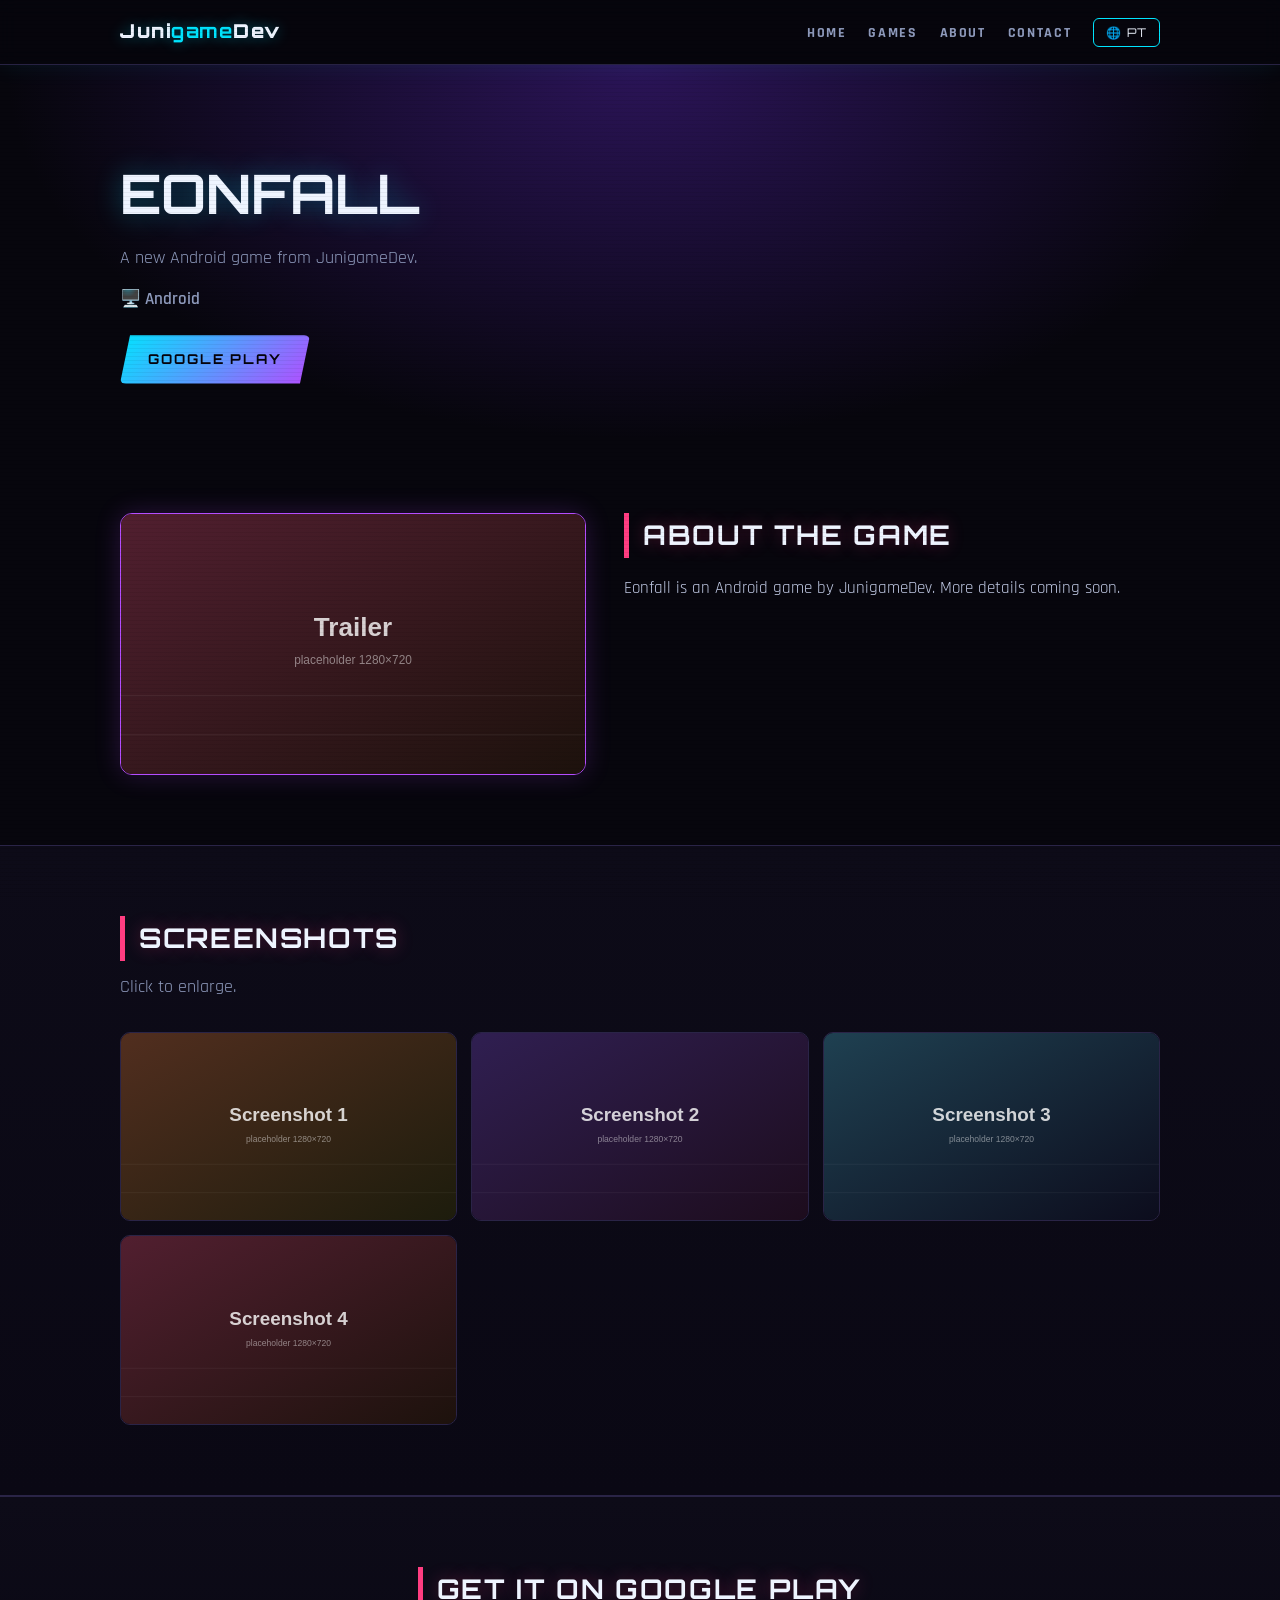
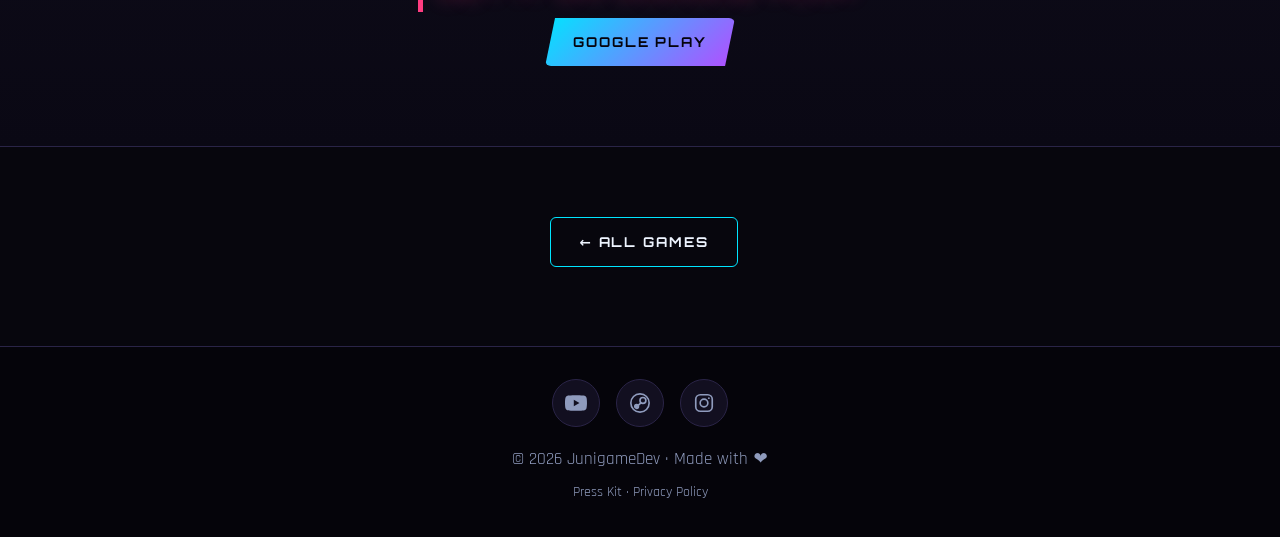
<file: games/eonfall.html>
<!DOCTYPE html>
<html lang="en"><head><meta charset="utf-8">
<title>Eonfall – Android game | JunigameDev</title>
<meta name="viewport" content="width=device-width, initial-scale=1">
<base href="../">
<meta name="description" content="Eonfall is an Android game by JunigameDev. More details coming…">
<link rel="canonical" href="https://YOUR-SITE.netlify.app/games/eonfall">
<link rel="icon" href="favicon.svg" type="image/svg+xml"><meta name="theme-color" content="#07060d">
<meta property="og:type" content="website"><meta property="og:site_name" content="JunigameDev"><meta property="og:title" content="Eonfall – Android game | JunigameDev"><meta property="og:description" content="Eonfall is an Android game by JunigameDev. More details coming…"><meta property="og:url" content="https://YOUR-SITE.netlify.app/games/eonfall"><meta property="og:image" content="https://YOUR-SITE.netlify.app/og-image.png">
<meta name="twitter:card" content="summary_large_image"><meta name="twitter:title" content="Eonfall – Android game | JunigameDev"><meta name="twitter:description" content="Eonfall is an Android game by JunigameDev. More details coming…"><meta name="twitter:image" content="https://YOUR-SITE.netlify.app/og-image.png">
<link rel="preconnect" href="https://fonts.googleapis.com"><link href="https://fonts.googleapis.com/css2?family=Orbitron:wght@500;700;900&family=Rajdhani:wght@500;600;700&display=swap" rel="stylesheet"><link rel="stylesheet" href="style.css">
<script type="application/ld+json">{"@context":"https://schema.org","@type":"VideoGame","name":"Eonfall","description":"Eonfall is an Android game by JunigameDev. More details coming soon.","url":"https://YOUR-SITE.netlify.app/games/eonfall","image":"https://YOUR-SITE.netlify.app/og-image.png","genre":[],"gamePlatform":"Android","applicationCategory":"Game","author":{"@type":"Organization","name":"JunigameDev","url":"https://YOUR-SITE.netlify.app"}}</script>
</head>
<body data-page="game" data-game="eonfall">
<form name="newsletter" netlify netlify-honeypot="bot-field" hidden><input type="email" name="email"><input name="bot-field"></form>
<header><div class="w"><a class="logo" href="index.html">Juni<b>game</b>Dev</a><nav></nav></div></header>
<main id="app"><h1>Eonfall</h1><p>A new Android game from JunigameDev.</p><p>Eonfall is an Android game by JunigameDev. More details coming soon.</p><ul></ul></main>
<div id="lb" onclick="this.style.display='none'"><img id="lbi" alt=""></div>
<footer><div class="w"></div></footer>
<script src="config.js"></script>
<script src="translations.js"></script>
<script src="main.js"></script>
</body></html>
</file>
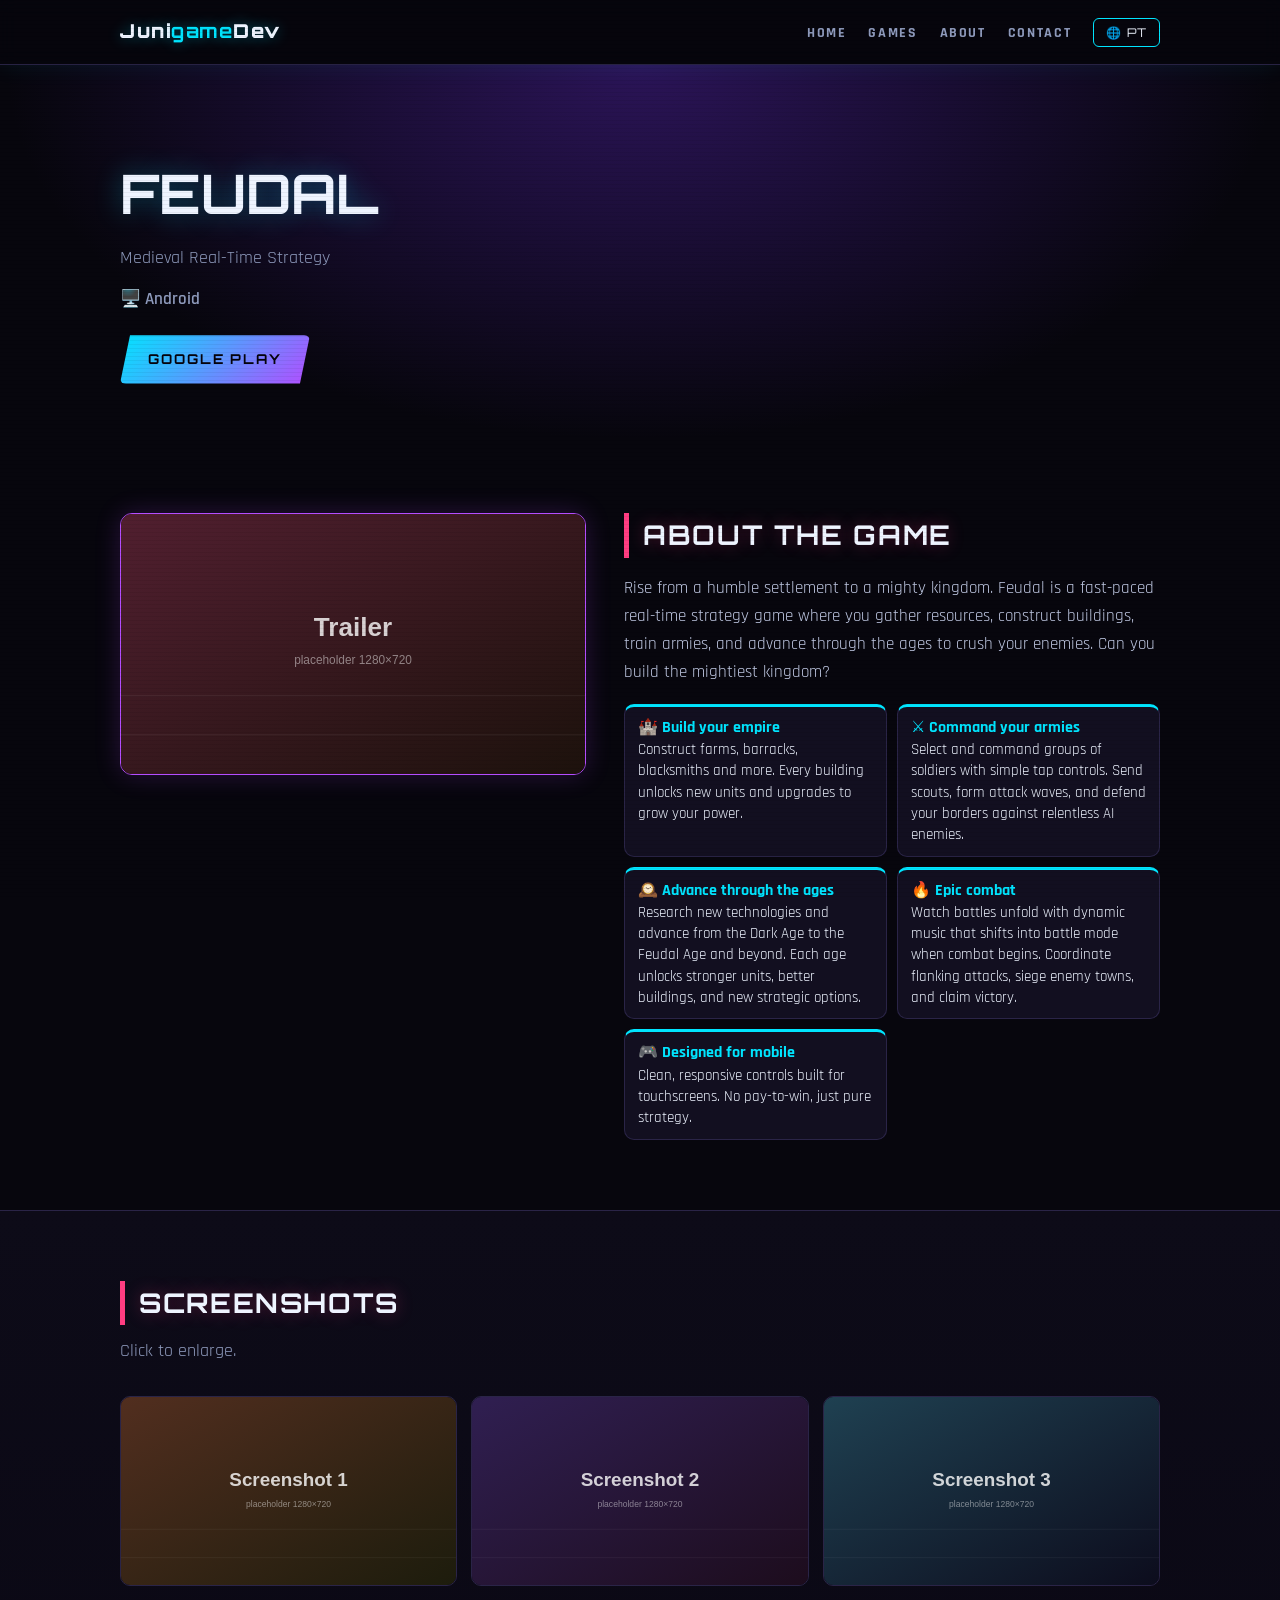
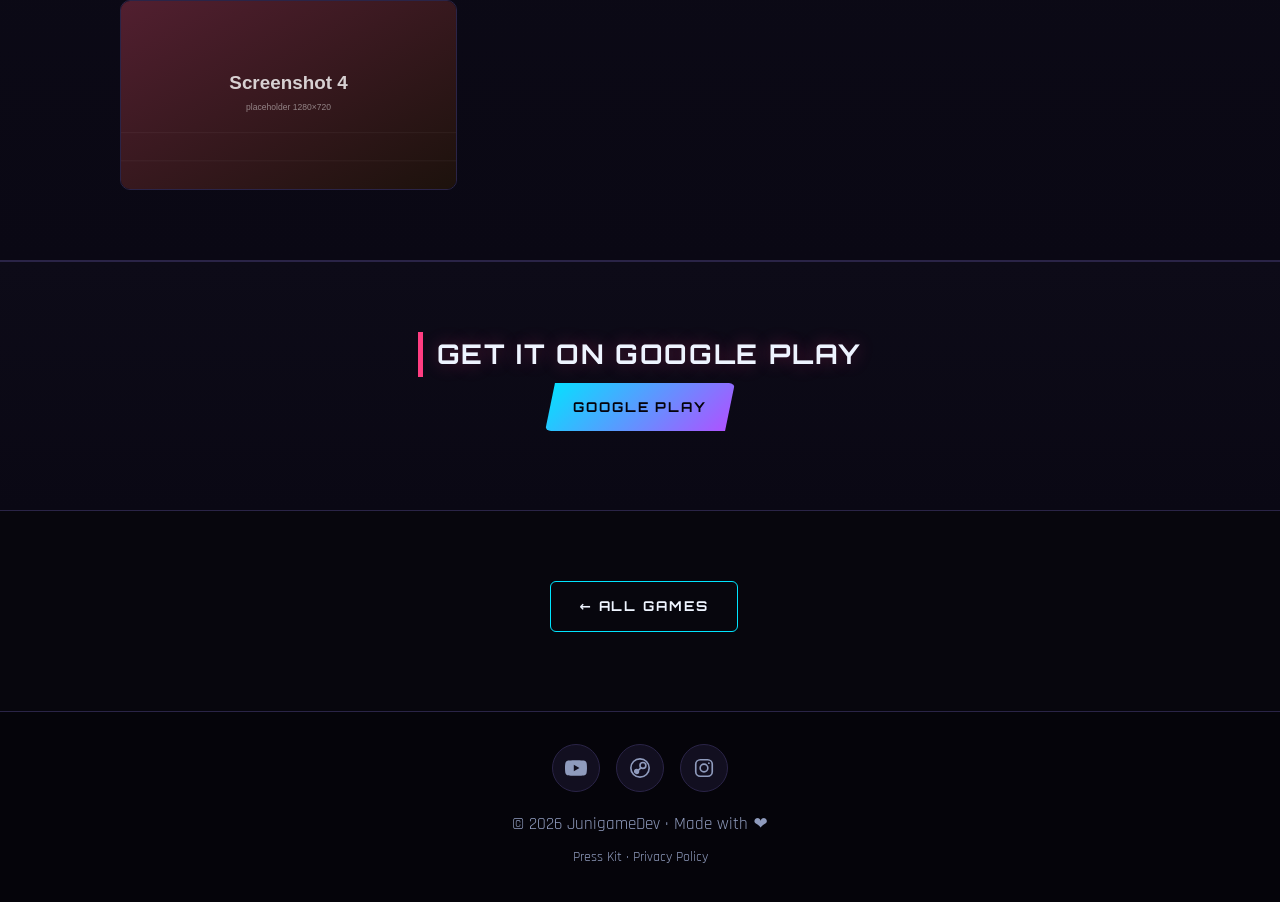
<file: games/feudal.html>
<!DOCTYPE html>
<html lang="en"><head><meta charset="utf-8">
<title>Feudal – Android game | JunigameDev</title>
<meta name="viewport" content="width=device-width, initial-scale=1">
<base href="../">
<meta name="description" content="Rise from a humble settlement to a mighty kingdom. Feudal is a fast-paced real-time strategy game where you gather resources, construct buildings, train…">
<link rel="canonical" href="https://YOUR-SITE.netlify.app/games/feudal">
<link rel="icon" href="favicon.svg" type="image/svg+xml"><meta name="theme-color" content="#07060d">
<meta property="og:type" content="website"><meta property="og:site_name" content="JunigameDev"><meta property="og:title" content="Feudal – Android game | JunigameDev"><meta property="og:description" content="Rise from a humble settlement to a mighty kingdom. Feudal is a fast-paced real-time strategy game where you gather resources, construct buildings, train…"><meta property="og:url" content="https://YOUR-SITE.netlify.app/games/feudal"><meta property="og:image" content="https://YOUR-SITE.netlify.app/og-image.png">
<meta name="twitter:card" content="summary_large_image"><meta name="twitter:title" content="Feudal – Android game | JunigameDev"><meta name="twitter:description" content="Rise from a humble settlement to a mighty kingdom. Feudal is a fast-paced real-time strategy game where you gather resources, construct buildings, train…"><meta name="twitter:image" content="https://YOUR-SITE.netlify.app/og-image.png">
<link rel="preconnect" href="https://fonts.googleapis.com"><link href="https://fonts.googleapis.com/css2?family=Orbitron:wght@500;700;900&family=Rajdhani:wght@500;600;700&display=swap" rel="stylesheet"><link rel="stylesheet" href="style.css">
<script type="application/ld+json">{"@context":"https://schema.org","@type":"VideoGame","name":"Feudal","description":"Rise from a humble settlement to a mighty kingdom. Feudal is a fast-paced real-time strategy game where you gather resources, construct buildings, train armies, and advance through the ages to crush your enemies. Can you build the mightiest kingdom?","url":"https://YOUR-SITE.netlify.app/games/feudal","image":"https://YOUR-SITE.netlify.app/og-image.png","genre":["Strategy"],"gamePlatform":"Android","applicationCategory":"Game","author":{"@type":"Organization","name":"JunigameDev","url":"https://YOUR-SITE.netlify.app"}}</script>
</head>
<body data-page="game" data-game="feudal">
<form name="newsletter" netlify netlify-honeypot="bot-field" hidden><input type="email" name="email"><input name="bot-field"></form>
<header><div class="w"><a class="logo" href="index.html">Juni<b>game</b>Dev</a><nav></nav></div></header>
<main id="app"><h1>Feudal</h1><p>Medieval Real-Time Strategy</p><p>Rise from a humble settlement to a mighty kingdom. Feudal is a fast-paced real-time strategy game where you gather resources, construct buildings, train armies, and advance through the ages to crush your enemies. Can you build the mightiest kingdom?</p><ul><li>🏰 Build your empire: Construct farms, barracks, blacksmiths and more. Every building unlocks new units and upgrades to grow your power.</li><li>⚔️ Command your armies: Select and command groups of soldiers with simple tap controls. Send scouts, form attack waves, and defend your borders against relentless AI enemies.</li><li>🕰️ Advance through the ages: Research new technologies and advance from the Dark Age to the Feudal Age and beyond. Each age unlocks stronger units, better buildings, and new strategic options.</li><li>🔥 Epic combat: Watch battles unfold with dynamic music that shifts into battle mode when combat begins. Coordinate flanking attacks, siege enemy towns, and claim victory.</li><li>🎮 Designed for mobile: Clean, responsive controls built for touchscreens. No pay-to-win, just pure strategy.</li></ul></main>
<div id="lb" onclick="this.style.display='none'"><img id="lbi" alt=""></div>
<footer><div class="w"></div></footer>
<script src="config.js"></script>
<script src="translations.js"></script>
<script src="main.js"></script>
</body></html>
</file>
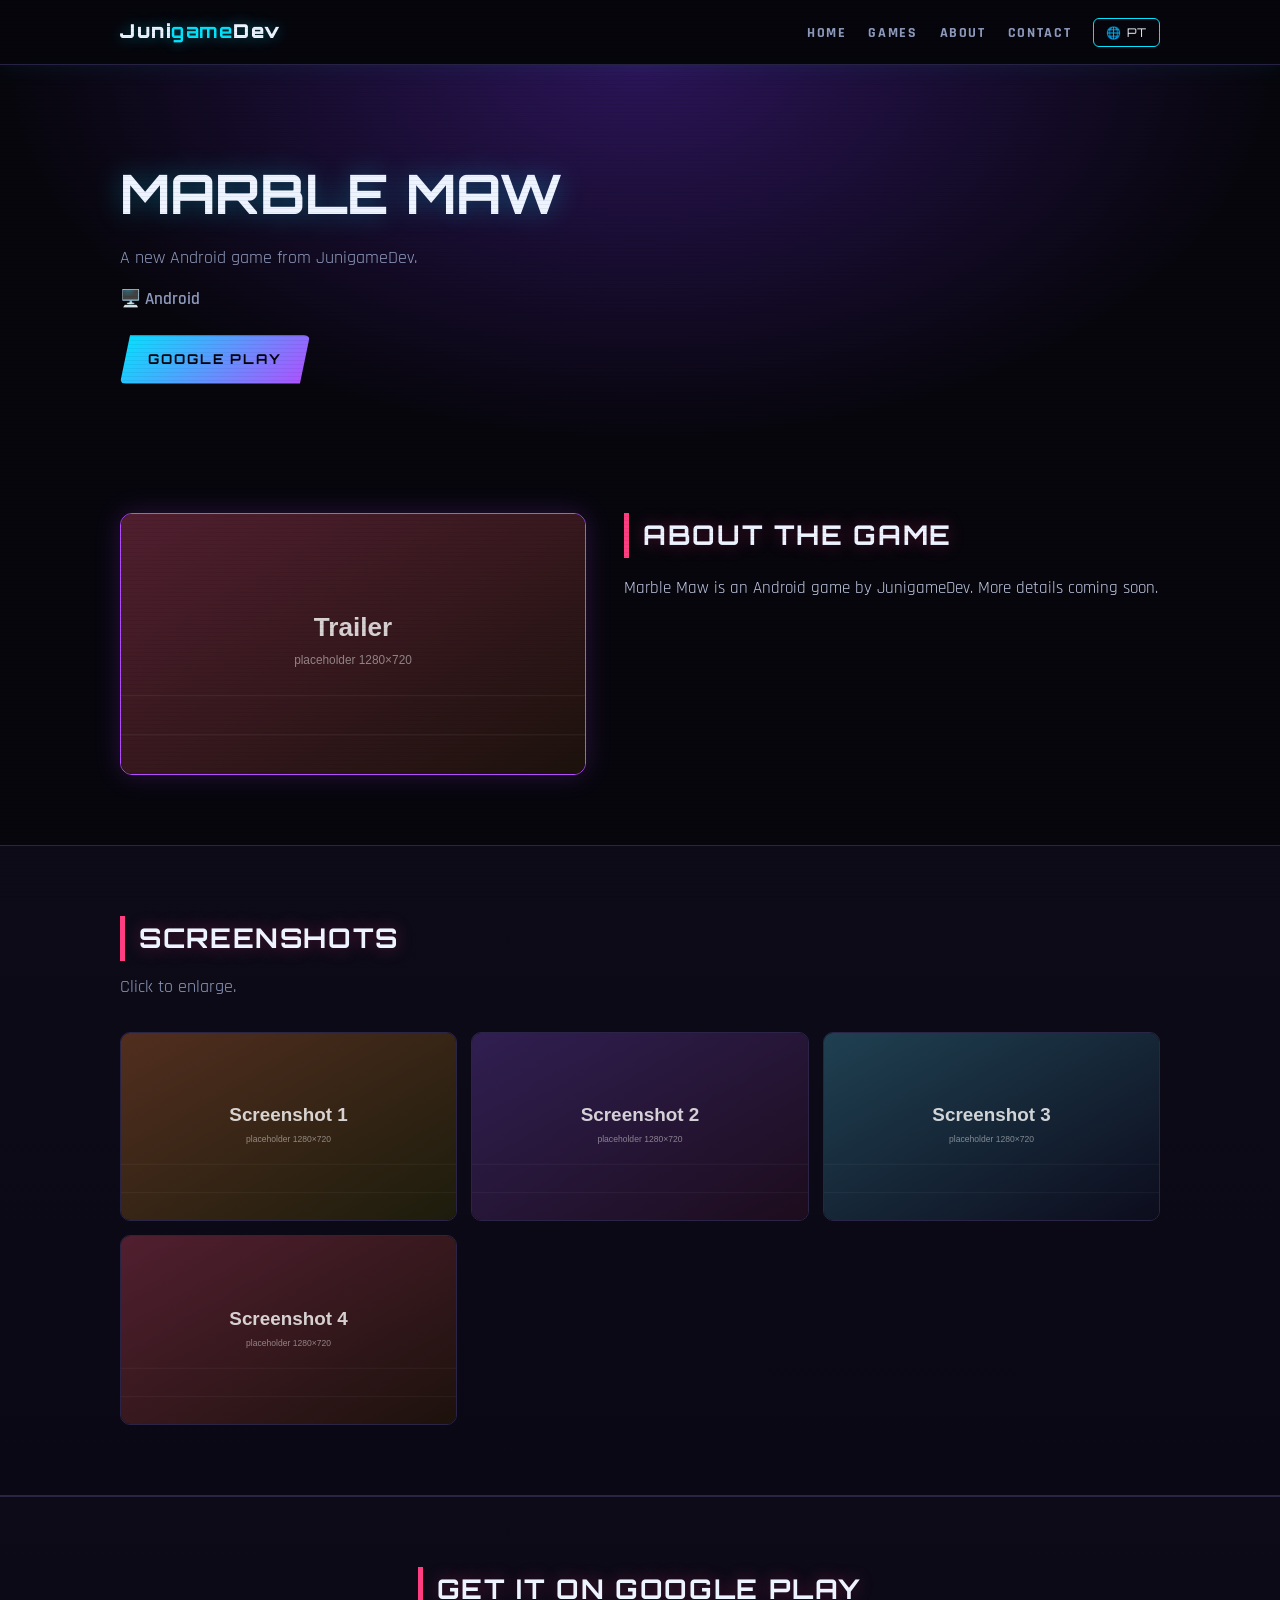
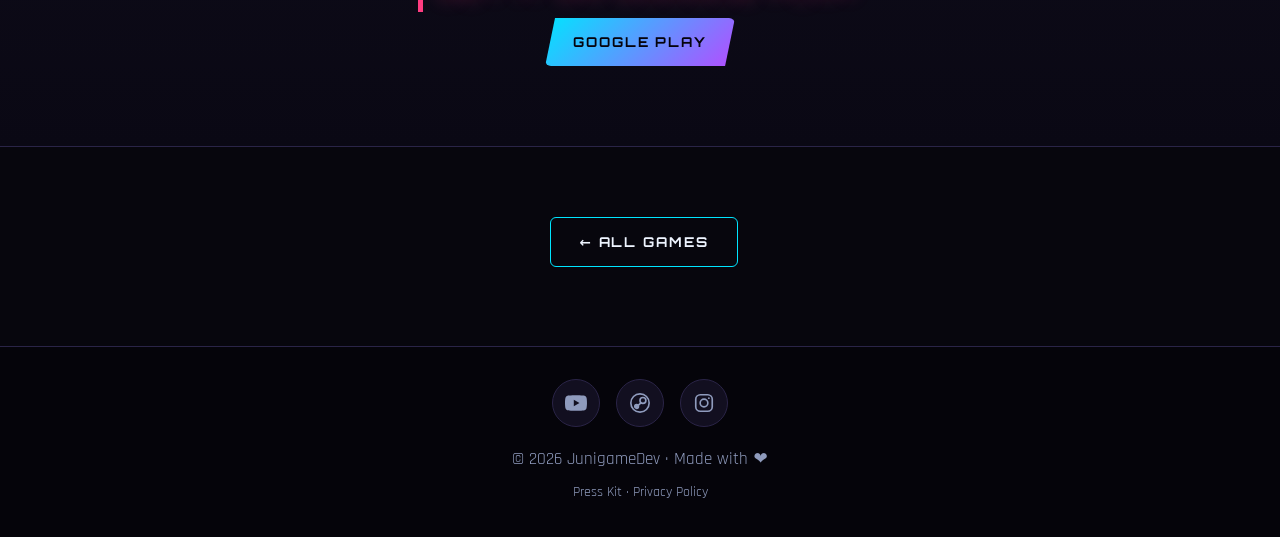
<file: games/marble-maw.html>
<!DOCTYPE html>
<html lang="en"><head><meta charset="utf-8">
<title>Marble Maw – Android game | JunigameDev</title>
<meta name="viewport" content="width=device-width, initial-scale=1">
<base href="../">
<meta name="description" content="Marble Maw is an Android game by JunigameDev. More details coming…">
<link rel="canonical" href="https://YOUR-SITE.netlify.app/games/marble-maw">
<link rel="icon" href="favicon.svg" type="image/svg+xml"><meta name="theme-color" content="#07060d">
<meta property="og:type" content="website"><meta property="og:site_name" content="JunigameDev"><meta property="og:title" content="Marble Maw – Android game | JunigameDev"><meta property="og:description" content="Marble Maw is an Android game by JunigameDev. More details coming…"><meta property="og:url" content="https://YOUR-SITE.netlify.app/games/marble-maw"><meta property="og:image" content="https://YOUR-SITE.netlify.app/og-image.png">
<meta name="twitter:card" content="summary_large_image"><meta name="twitter:title" content="Marble Maw – Android game | JunigameDev"><meta name="twitter:description" content="Marble Maw is an Android game by JunigameDev. More details coming…"><meta name="twitter:image" content="https://YOUR-SITE.netlify.app/og-image.png">
<link rel="preconnect" href="https://fonts.googleapis.com"><link href="https://fonts.googleapis.com/css2?family=Orbitron:wght@500;700;900&family=Rajdhani:wght@500;600;700&display=swap" rel="stylesheet"><link rel="stylesheet" href="style.css">
<script type="application/ld+json">{"@context":"https://schema.org","@type":"VideoGame","name":"Marble Maw","description":"Marble Maw is an Android game by JunigameDev. More details coming soon.","url":"https://YOUR-SITE.netlify.app/games/marble-maw","image":"https://YOUR-SITE.netlify.app/og-image.png","genre":[],"gamePlatform":"Android","applicationCategory":"Game","author":{"@type":"Organization","name":"JunigameDev","url":"https://YOUR-SITE.netlify.app"}}</script>
</head>
<body data-page="game" data-game="marblemaw">
<form name="newsletter" netlify netlify-honeypot="bot-field" hidden><input type="email" name="email"><input name="bot-field"></form>
<header><div class="w"><a class="logo" href="index.html">Juni<b>game</b>Dev</a><nav></nav></div></header>
<main id="app"><h1>Marble Maw</h1><p>A new Android game from JunigameDev.</p><p>Marble Maw is an Android game by JunigameDev. More details coming soon.</p><ul></ul></main>
<div id="lb" onclick="this.style.display='none'"><img id="lbi" alt=""></div>
<footer><div class="w"></div></footer>
<script src="config.js"></script>
<script src="translations.js"></script>
<script src="main.js"></script>
</body></html>
</file>
<file: style.css>
:root{--bg:#07060d;--bg2:#0d0b18;--card:#120f20;--ink:#eef4ff;--mut:#8f9bbd;--acc:#00e5ff;--acc2:#b44dff;--hot:#ff3d81;--line:#2a2447;--hd:'Orbitron','Segoe UI',system-ui,sans-serif}
*{box-sizing:border-box}html{scroll-behavior:smooth}
body{margin:0;background:var(--bg);color:var(--ink);font:17px/1.65 'Rajdhani','Segoe UI',system-ui,sans-serif;overflow-x:hidden}
body:after{content:"";position:fixed;inset:0;pointer-events:none;z-index:99;background:repeating-linear-gradient(0deg,#0000 0 3px,#0000000d 3px 4px)}
a{color:var(--acc);text-decoration:none}
.w{max-width:1080px;margin:auto;padding:0 20px}
h1,h2,h3,.logo,.btn,.tag{font-family:var(--hd)}
header{position:sticky;top:0;z-index:10;background:#07060dd9;backdrop-filter:blur(10px);border-bottom:1px solid var(--line);box-shadow:0 0 25px #00e5ff14}
header .w{display:flex;justify-content:space-between;align-items:center;height:64px}
.logo{font-weight:900;font-size:1.2rem;letter-spacing:.08em;color:var(--ink);text-shadow:0 0 14px #00e5ff66}.logo b{color:var(--acc)}
nav a{color:var(--mut);margin-left:22px;font-weight:700;text-transform:uppercase;letter-spacing:.12em;font-size:.85rem;position:relative;padding:4px 0}
nav a:after{content:"";position:absolute;left:0;bottom:0;height:2px;width:0;background:linear-gradient(90deg,var(--acc),var(--hot));transition:.25s}
nav a:hover{color:var(--ink)}nav a:hover:after{width:100%}
.hero{position:relative;padding:110px 0 90px;text-align:center;overflow:hidden;background:radial-gradient(ellipse at 50% -10%,#2b1458 0,transparent 65%)}
.hero:before{content:"";position:absolute;inset:-50% -10% 0;background:linear-gradient(#00e5ff1c 1px,#0000 1px) 0 0/48px 48px,linear-gradient(90deg,#00e5ff1c 1px,#0000 1px) 0 0/48px 48px;transform:perspective(500px) rotateX(62deg);transform-origin:50% 100%;animation:grid 3s linear infinite;mask-image:linear-gradient(#0000,#000 60%,#0000);-webkit-mask-image:linear-gradient(#0000,#000 60%,#0000)}
.hero:after{content:"";position:absolute;width:420px;height:420px;border-radius:50%;left:50%;top:10%;margin-left:-210px;background:radial-gradient(#ff3d8155,#0000 70%);animation:float 6s ease-in-out infinite}
.hero .w{position:relative;z-index:2}
@keyframes grid{to{background-position:0 48px,48px 0}}
@keyframes float{50%{transform:translateY(40px) scale(1.15)}}
.hero h1{font-size:clamp(2rem,6vw,3.8rem);margin:0 0 14px;line-height:1.15;text-transform:uppercase;animation:in .9s both}
.hero h1 span{background:linear-gradient(90deg,var(--acc),var(--acc2),var(--hot),var(--acc));background-size:300% 100%;-webkit-background-clip:text;background-clip:text;color:transparent;animation:shine 5s linear infinite;filter:drop-shadow(0 0 14px #00e5ff66)}
@keyframes shine{to{background-position:300% 0}}
@keyframes in{from{opacity:0;transform:translateY(24px)}}
.hero p{color:#b6c1e0;max-width:620px;margin:0 auto 28px;font-size:1.25rem;animation:in .9s .15s both}
.hero .btn{animation:in .9s .3s both}
.btn{position:relative;overflow:hidden;display:inline-block;background:linear-gradient(135deg,var(--acc),var(--acc2));color:#05030c;padding:13px 28px;border-radius:6px;font-weight:700;border:0;cursor:pointer;font-size:.85rem;text-transform:uppercase;letter-spacing:.14em;clip-path:polygon(10px 0,100% 0,calc(100% - 10px) 100%,0 100%);transition:.25s;box-shadow:0 0 0 #00e5ff}
.btn:before{content:"";position:absolute;top:0;left:-80%;width:50%;height:100%;background:linear-gradient(100deg,#0000,#fff9,#0000);transform:skewX(-20deg)}
.btn:hover{transform:translateY(-3px);filter:drop-shadow(0 0 14px #00e5ffaa)}.btn:hover:before{left:130%;transition:.6s}
.btn.o{background:none;color:var(--ink);border:1px solid var(--acc);clip-path:none;margin-left:8px}
section{padding:70px 0}
h2{font-size:1.7rem;margin:0 0 6px;text-transform:uppercase;letter-spacing:.06em;display:inline-block;border-left:5px solid var(--hot);padding-left:14px;text-shadow:0 0 18px #ff3d8155}
h2+.sub{color:var(--mut);margin:6px 0 30px;font-size:1.1rem}
.grid{display:grid;grid-template-columns:repeat(auto-fill,minmax(300px,1fr));gap:22px}
.card{position:relative;background:var(--card);border:1px solid var(--line);border-radius:12px;overflow:hidden;transition:.3s;display:block;color:var(--ink)}
.card:hover{transform:translateY(-8px) scale(1.02);border-color:var(--acc);box-shadow:0 0 28px #00e5ff55,0 12px 40px #0009}
.card img{width:100%;display:block;aspect-ratio:16/9;object-fit:cover;transition:.5s}.card:hover img{transform:scale(1.08);filter:saturate(1.3)}
.card div{padding:16px 18px}.card h3{margin:0;font-size:1.05rem;text-transform:uppercase}.card p{margin:6px 0 0;color:var(--mut)}
.tag{display:inline-block;font-size:.65rem;letter-spacing:.14em;text-transform:uppercase;border:1px solid var(--hot);color:var(--hot);padding:2px 10px;border-radius:3px;margin-bottom:8px;animation:pulse 2s infinite}
@keyframes pulse{50%{box-shadow:0 0 12px #ff3d81aa}}
.two{display:grid;grid-template-columns:1fr 1fr;gap:38px;align-items:center}
.two img{width:100%;border-radius:12px;border:1px solid var(--acc2);box-shadow:0 0 30px #b44dff44}
.alt{background:linear-gradient(180deg,var(--bg2),#0a0814);border-top:1px solid var(--line);border-bottom:1px solid var(--line)}
.feat{display:grid;grid-template-columns:repeat(auto-fit,minmax(230px,1fr));gap:16px}
.feat div{background:var(--card);border:1px solid var(--line);border-top:3px solid var(--acc);border-radius:10px;padding:18px;transition:.3s}
.feat div:hover{transform:translateY(-6px);border-top-color:var(--hot);box-shadow:0 10px 30px #ff3d8133}.feat b{color:var(--acc);font-size:1.1rem}
.shots{display:grid;grid-template-columns:repeat(auto-fill,minmax(260px,1fr));gap:14px}
.shots img{width:100%;border-radius:10px;cursor:zoom-in;border:1px solid var(--line);aspect-ratio:16/9;object-fit:cover;transition:.3s}
.shots img:hover{transform:scale(1.04) rotate(-.6deg);border-color:var(--acc);box-shadow:0 0 24px #00e5ff66}
.vid{position:relative;aspect-ratio:16/9;background:#000;border-radius:12px;overflow:hidden;border:1px solid var(--acc2);box-shadow:0 0 26px #b44dff33}
.vid iframe,.vid video,.vid img{position:absolute;inset:0;width:100%;height:100%;border:0;object-fit:cover}
.vid .play{position:absolute;inset:0;display:grid;place-items:center;font-size:3.4rem;color:#fff;background:#0007;pointer-events:none;text-shadow:0 0 20px var(--acc);animation:pulse 2s infinite}
.gh{padding:80px 0 50px;background:radial-gradient(ellipse at 50% 0,#2b1458 0,transparent 70%)}
.gh h1{text-transform:uppercase;text-shadow:0 0 28px #00e5ff55}
.gh .w>img{box-shadow:0 0 40px #00e5ff33;border-color:var(--acc)!important}
.meta{color:var(--mut);display:flex;gap:20px;flex-wrap:wrap;margin:12px 0 22px;font-weight:600}
#lb{position:fixed;inset:0;background:#000e;display:none;place-items:center;z-index:200;cursor:zoom-out}#lb img{max-width:92%;max-height:92%;border-radius:10px;box-shadow:0 0 50px #00e5ff66}
footer{border-top:1px solid var(--line);padding:32px 0;color:var(--mut);text-align:center;background:#05040a}
.rv{opacity:0;transform:translateY(34px);transition:opacity .7s,transform .7s}.rv.in{opacity:1;transform:none}
@media(max-width:720px){.two{grid-template-columns:1fr}nav a{margin-left:12px;font-size:.7rem}}
@media(prefers-reduced-motion:reduce){*,*:before,*:after{animation:none!important;transition:none!important}.rv{opacity:1;transform:none}}

.soc{display:flex;justify-content:center;gap:16px;margin-bottom:18px}
.soc a{width:48px;height:48px;display:grid;place-items:center;border:1px solid var(--line);border-radius:50%;color:var(--mut);transition:.3s;background:var(--card)}
.soc a svg{width:22px;height:22px}
.soc a:hover{color:#05030c;background:linear-gradient(135deg,var(--acc),var(--acc2));border-color:transparent;transform:translateY(-5px) rotate(-6deg);box-shadow:0 0 22px #00e5ff99}
.lang{margin-left:22px;font-family:var(--hd);font-size:.75rem;letter-spacing:.1em;cursor:pointer;color:var(--ink);background:none;border:1px solid var(--acc);border-radius:6px;padding:6px 12px;transition:.25s}
.lang:hover{background:var(--acc);color:#05030c;box-shadow:0 0 16px #00e5ff88}

.trow{display:grid;grid-template-columns:1fr 1.15fr;gap:38px;align-items:start}
.tthumb{cursor:pointer;transition:.3s}.tthumb:hover{transform:scale(1.03);border-color:var(--acc);box-shadow:0 0 34px #00e5ff77}
.tthumb:hover .play{background:#0003}
.hint{color:var(--mut);font-size:.95rem;margin:10px 0 0;text-align:center}
.feat.mini{grid-template-columns:1fr 1fr;gap:10px}.feat.mini div{padding:10px 13px;font-size:.95rem;line-height:1.4}.feat.mini b{font-size:1rem}
#vm{position:fixed;inset:0;background:#000e;display:none;place-items:center;z-index:300;cursor:pointer}
#vm .box{width:min(1100px,92vw);aspect-ratio:16/9;background:#000;border-radius:12px;overflow:hidden;box-shadow:0 0 60px #00e5ff77;border:1px solid var(--acc);cursor:default}
#vm iframe,#vm img{width:100%;height:100%;border:0;display:block;object-fit:cover}
#vx{position:absolute;top:18px;right:22px;font-size:1.4rem;background:none;border:1px solid var(--acc);color:var(--ink);border-radius:50%;width:44px;height:44px;cursor:pointer}
@media(max-width:820px){.trow{grid-template-columns:1fr}.feat.mini{grid-template-columns:1fr}}

.news{display:grid;grid-template-columns:repeat(auto-fill,minmax(300px,1fr));gap:18px}
.nw{padding:20px}.nw:hover{transform:none;box-shadow:0 0 20px #00e5ff33}.nw small{color:var(--hot);font-family:var(--hd);letter-spacing:.1em}
.nw h3{margin:6px 0}.nw ul{padding-left:20px;color:#c4cde8}
.subf{display:flex;gap:10px;justify-content:center;flex-wrap:wrap;margin-top:6px}
.subf input[type=email]{flex:1 1 260px;max-width:360px;background:var(--card);border:1px solid var(--line);color:var(--ink);padding:12px 16px;border-radius:6px;font:inherit}
.subf input:focus{outline:0;border-color:var(--acc);box-shadow:0 0 14px #00e5ff55}
.msg{min-height:1.6em;margin:10px 0 0;color:var(--acc)}
.fl{margin-top:8px;font-size:.9rem}.fl a{color:var(--mut)}.fl a:hover{color:var(--acc)}
html{scroll-padding-top:90px}
@media(max-width:640px){
  header .w{height:auto;padding:8px 14px;flex-wrap:wrap;justify-content:center;gap:6px}
  nav{display:flex;flex-wrap:wrap;justify-content:center;align-items:center;gap:4px 14px}
  nav a{margin-left:0;font-size:.72rem}.lang{margin-left:0;padding:4px 10px}
  .hero{padding:64px 0 56px}section{padding:46px 0}.gh{padding:50px 0 30px}
  h2{font-size:1.35rem}.btn{padding:12px 22px}.grid,.news{grid-template-columns:1fr}
  .shots{grid-template-columns:1fr 1fr;gap:10px}.subf input[type=email]{max-width:100%}
  #vx{top:10px;right:10px}
}

.policy{padding:50px 0}.policy .w{max-width:800px}
.policy h1{font-size:clamp(1.5rem,4vw,2.2rem);text-transform:uppercase;margin:0 0 14px}
.policy h3{color:var(--acc);margin:30px 0 6px;text-transform:uppercase;letter-spacing:.05em;font-size:1.05rem}
.policy p,.policy li{color:#c4cde8}.policy hr{border:0;border-top:1px solid var(--line);margin:34px 0 0}

.policy h4{margin:18px 0 4px;color:var(--ink)}.policy ul ul{margin:6px 0}
.tthumb[style]:hover{transform:none;box-shadow:0 0 26px #b44dff33;border-color:var(--acc2)}
</file>
